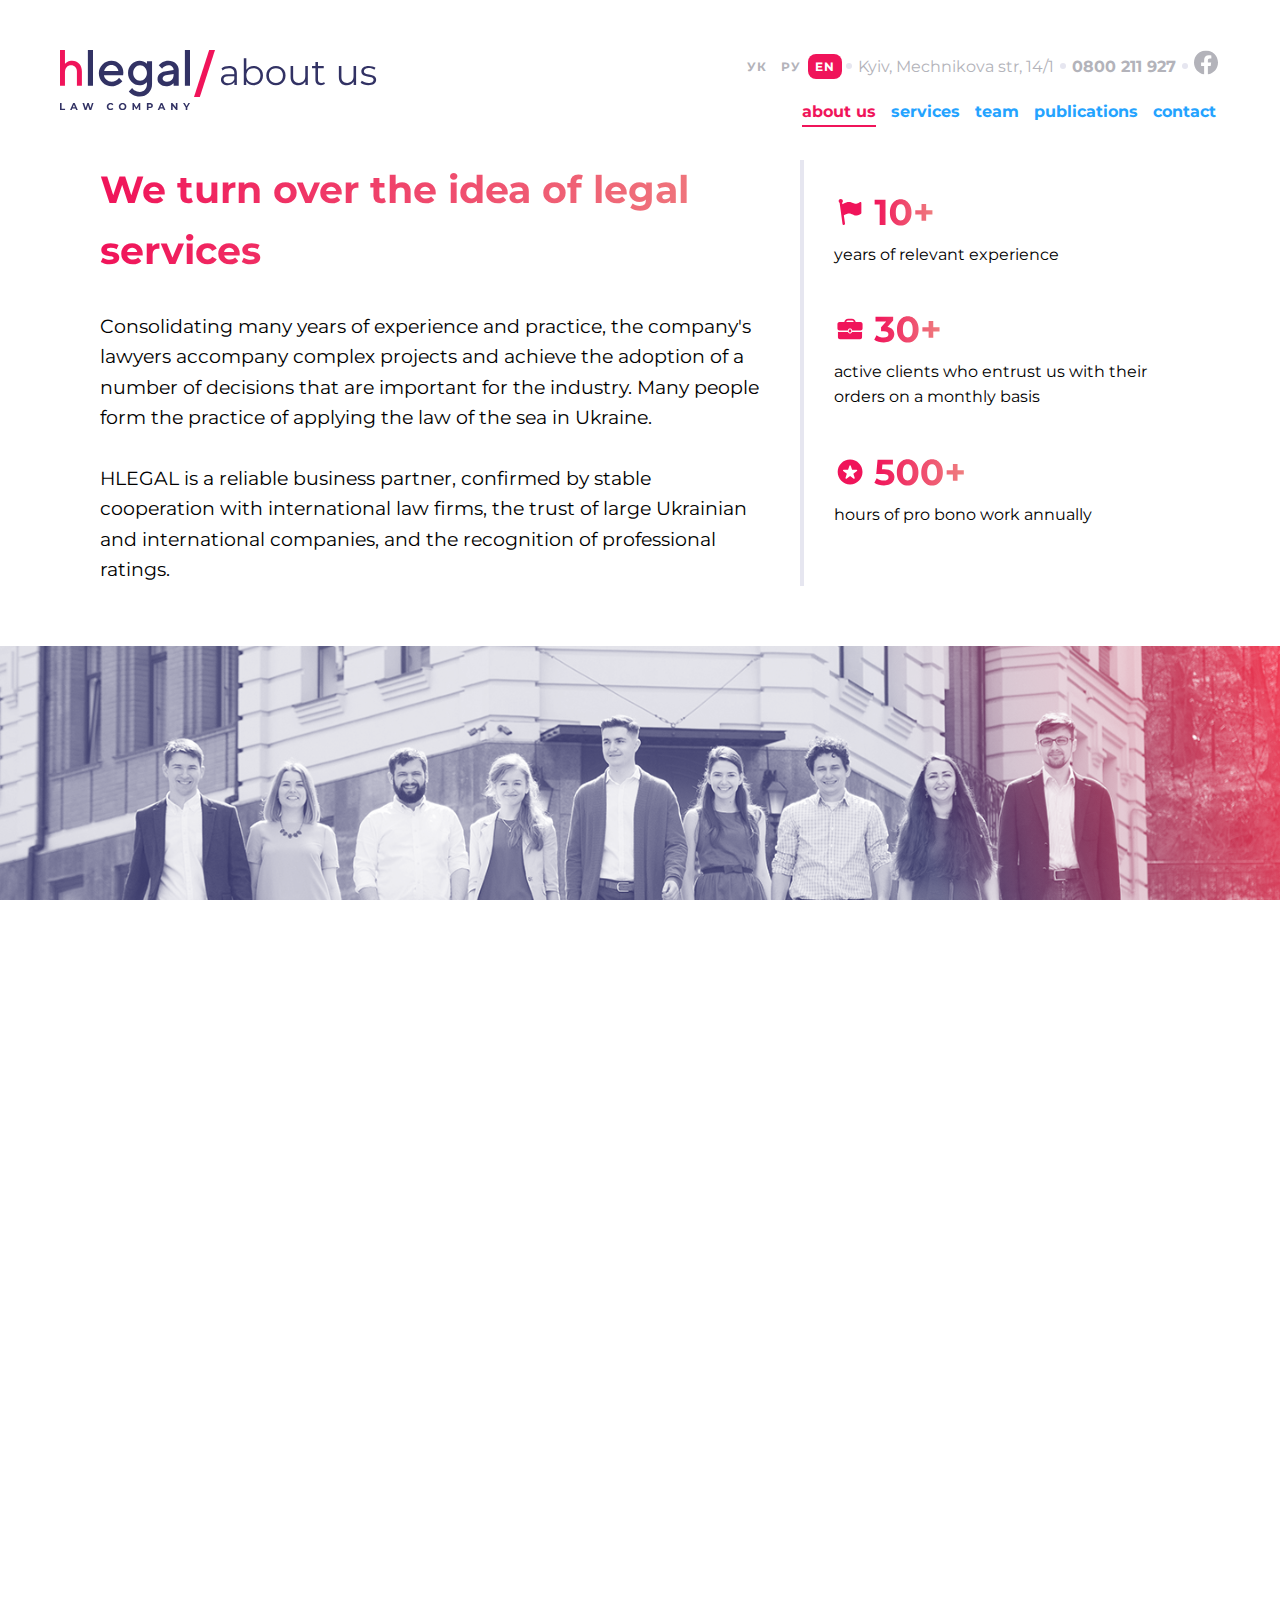
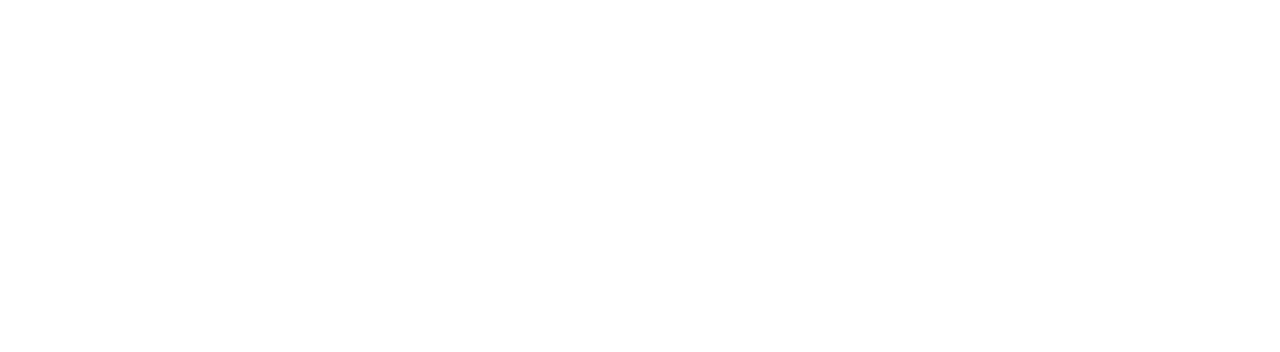
<file: page/about-us.html>
<!DOCTYPE html>
<html lang="en" lang="uk" lang="ru">
  <head>
    <meta charset="UTF-8" />
    <meta name="viewport" content="width=device-width, initial-scale=1.0" />
    <link
      rel="icon"
      href="../images/other/logo-website.png"
      type="image/x-icon"
    />
    <link rel="stylesheet" href="../css/about-us.css" />
    <title>About Us page</title>
  </head>
  <body>
    <div class="wrapper">
      <div class="phone-menu">
        <div class="phone-menu__fon">
          <div class="phone-menu__body">
            <img
              src="../images/main/services__it_and_e-commerce/cross.svg"
              alt="cross"
              class="phone-menu__cross"
            />
            <div class="phone-menu__button">
              <a
                href="../page/about-us.html"
                class="lang phone-menu_link phone-menu_link_red"
                key="about"
                >about us</a
              >
              <a
                href="../page/services.html"
                class="lang phone-menu_link"
                key="services"
                >services</a
              >
              <a href="/page/team.html" class="lang phone-menu_link" key="team"
                >team</a
              >
              <a
                href="../page/publications.html"
                class="lang phone-menu_link"
                key="publications"
                >publications</a
              >
              <a
                href="../page/contact.html"
                class="lang phone-menu_link"
                key="contact"
                >contact</a
              >
            </div>
          </div>
        </div>
      </div>
      <header class="header">
        <div class="header__body _container">
          <div class="header__logo">
            <a href="../index.html">
              <img
                src="../images/Other/logo-about-us.svg"
                alt="logo"
                class="logo"
              />
            </a>
            <svg
              class="burger"
              width="32"
              height="33"
              viewBox="0 0 32 33"
              fill="none"
              xmlns="http://www.w3.org/2000/svg"
            >
              <path d="M7 10.5H25" stroke="#323264" stroke-width="2" />
              <path d="M7 16.5H25" stroke="#323264" stroke-width="2" />
              <path d="M7 22.5H25" stroke="#323264" stroke-width="2" />
            </svg>
          </div>
          <div class="header__info">
            <div class="header__top">
              <div class="lang-button">
                <label class="lang-uk">
                  <input type="radio" name="lang" id="ua" class="translate" />
                  <span class="span-grey">УК</span>
                </label>
                <label class="lang-ru">
                  <input type="radio" name="lang" id="ru" class="translate" />
                  <span class="span-grey">РУ</span>
                </label>
                <label class="lang-en">
                  <input
                    type="radio"
                    name="lang"
                    id="en"
                    class="translate"
                    checked
                  />
                  <span class="span-grey">EN</span>
                </label>
              </div>
              <div class="dot dot-color__white"></div>
              <a
                href="https://www.google.com/maps/place/%D1%83%D0%BB.+%D0%9C%D0%B5%D1%87%D0%BD%D0%B8%D0%BA%D0%BE%D0%B2%D0%B0,+14%2F1,+%D0%9A%D0%B8%D0%B5%D0%B2,+02000/@50.4368087,30.531439,17z/data=!4m6!3m5!1s0x40d4cf07295b8e39:0x17b2112e2dc0e7a!8m2!3d50.436795!4d30.532705!16s%2Fg%2F11c5mrd800?entry=ttu"
                target="_blank"
                class="grey-color header__email"
              >
                Kyiv, Mechnikova str, 14/1</a
              >
              <div class="dot dot-color__white"></div>
              <a href="tel:+380800 211 927" class="grey-color header__phone"
                >0800 211 927</a
              >
              <div class="dot dot-color__white"></div>
              <a
                href="https://uk-ua.facebook.com"
                target="_blank"
                class="header__facebook facebook-grey"
              >
                <svg
                  width="24"
                  height="25"
                  viewBox="0 0 24 25"
                  fill="none"
                  xmlns="http://www.w3.org/2000/svg"
                >
                  <g clip-path="url(#clip0_126271_1097)">
                    <path
                      d="M24 12.5733C24 5.90541 18.6274 0.5 12 0.5C5.37258 0.5 0 5.90541 0 12.5733C0 18.5995 4.38823 23.5943 10.125 24.5V16.0633H7.07813V12.5733H10.125V9.91343C10.125 6.88755 11.9165 5.21615 14.6576 5.21615C15.9705 5.21615 17.3438 5.45195 17.3438 5.45195V8.42313H15.8306C14.3399 8.42313 13.875 9.35379 13.875 10.3086V12.5733H17.2031L16.6711 16.0633H13.875V24.5C19.6118 23.5943 24 18.5995 24 12.5733Z"
                      fill="white"
                    />
                  </g>
                  <defs>
                    <clipPath id="clip0_126271_1097">
                      <rect
                        width="24"
                        height="24"
                        fill="white"
                        transform="translate(0 0.5)"
                      />
                    </clipPath>
                  </defs>
                </svg>
              </a>
            </div>
            <div class="header__bottom">
              <div class="header__link">
                <a
                  href="../page/about-us.html"
                  key="about"
                  class="lang link-active"
                  >about us</a
                >
                <a
                  href="../page/services.html"
                  key="services"
                  class="lang link-blue"
                  >services</a
                >
                <a href="../page/team.html" key="team" class="lang link-blue"
                  >team</a
                >
                <a
                  href="../page/publications.html"
                  key="publications"
                  class="lang link-blue"
                  >publications</a
                >
                <a
                  href="../page/contact.html"
                  key="contact"
                  class="lang link-blue"
                  >contact</a
                >
              </div>
            </div>
          </div>
        </div>
      </header>
      <main class="main">
        <div class="main__body">
          <div class="legal-services">
            <div class="legal-services__body _container-2">
              <div class="legal-services__section-1">
                <h2 class="lang section-1__title" key="section_1__title">
                  We turn over the idea of legal services
                </h2>
                <p class="lang section-1__text" key="section_1__text">
                  Consolidating many years of experience and practice, the
                  company's lawyers accompany complex projects and achieve the
                  adoption of a number of decisions that are important for the
                  industry. Many people form the practice of applying the law of
                  the sea in Ukraine.
                  <br />
                  <br />
                  HLEGAL is a reliable business partner, confirmed by stable
                  cooperation with international law firms, the trust of large
                  Ukrainian and international companies, and the recognition of
                  professional ratings.
                </p>
              </div>
              <div class="legal-services__section-2">
                <div class="box-flag legal-services__section-2-box">
                  <img
                    src="../images/main/legal-services/flag.svg"
                    alt="flag"
                  />
                  <p class="lang" key="flag_text">
                    years of relevant experience
                  </p>
                </div>
                <div class="box-case">
                  <img
                    src="../images/main/legal-services/case.svg"
                    alt="case"
                  />
                  <p class="lang" key="case_text">
                    active clients who entrust us with their orders on a monthly
                    basis
                  </p>
                </div>
                <div class="box-star">
                  <img
                    src="../images/main/legal-services/star.svg"
                    alt="case"
                  />
                  <p class="lang" key="star_text">
                    hours of pro bono work annually
                  </p>
                </div>
              </div>
            </div>
          </div>
          <div class="team-fon">
            <img src="../images/main/team.svg" alt="team-fon" />
            <div class="team-fon__title">
              <h1 class="lang team-fon__title-h1" key="team_title">TEAM</h1>
            </div>
          </div>
          <div class="quality">
            <div class="quality__body _container-2">
              <div class="quality__section-1">
                <p class="lang section-1__text" key="section__text">
                  The historically unchanged legal profession has begun to
                  reformat in recent years. Clients are feeling this, but law
                  firms are still resisting evolution. Clients need convenience,
                  simplicity, transparent payment. Google, IBM WatsOn, Symantec
                  Clearwell prove that the technological revolution in legal
                  services has begun and is imminent. <br /><br />Quality is
                  what we care about the most.<br /><br />It's simple. If you
                  are unhappy with our work, we will refund your money. We trust
                  our clients. And we want our clients to trust us too.
                </p>
              </div>
              <div class="quality__section-2">
                <h2 class="lang section-2__title" key="section__title">
                  Quality is what we care about the most.
                </h2>
              </div>
            </div>
          </div>
          <div class="achievements">
            <div class="achievements__body _container">
              <h2 class="lang achievements__title" key="achievements">
                achievements
              </h2>
              <div class="achievements-slider">
                <div class="slider__item">
                  <a class="achievements_link-box" href="#">
                    <img src="../images/main/achievementes/achievment-1.svg" />
                  </a>
                </div>
                <div class="slider__item">
                  <a class="achievements_link-box" href="#">
                    <img src="../images/main/achievementes/achievment-2.svg" />
                  </a>
                </div>
                <div class="slider__item">
                  <a class="achievements_link-box" href="#">
                    <img src="../images/main/achievementes/achievment-3.svg" />
                  </a>
                </div>
                <div class="slider__item">
                  <a class="achievements_link-box" href="#">
                    <img src="../images/main/achievementes/achievment-4.svg" />
                  </a>
                </div>
                <div class="slider__item">
                  <a class="achievements_link-box" href="#">
                    <img src="../images/main/achievementes/achievment-2.svg" />
                  </a>
                </div>
                <div class="slider__item">
                  <a class="achievements_link-box" href="#">
                    <img src="../images/main/achievementes/achievment-4.svg" />
                  </a>
                </div>
                <div class="slider__item">
                  <a class="achievements_link-box" href="#">
                    <img src="../images/main/achievementes/achievment-1.svg" />
                  </a>
                </div>
                <div class="slider__item">
                  <a class="achievements_link-box" href="#">
                    <img src="../images/main/achievementes/achievment-3.svg" />
                  </a>
                </div>
                <div class="slider__item">
                  <a class="achievements_link-box" href="#">
                    <img src="../images/main/achievementes/achievment-1.svg" />
                  </a>
                </div>
                <div class="slider__item">
                  <a class="achievements_link-box" href="#">
                    <img src="../images/main/achievementes/achievment-4.svg" />
                  </a>
                </div>
                <div class="slider__item">
                  <a class="achievements_link-box" href="#">
                    <img src="../images/main/achievementes/achievment-2.svg" />
                  </a>
                </div>
                <div class="slider__item">
                  <a class="achievements_link-box" href="#">
                    <img src="../images/main/achievementes/achievment-3.svg" />
                  </a>
                </div>
              </div>
            </div>
          </div>
        </div>
      </main>
      <footer class="footer">
        <div class="footer__body _container">
          <div class="footer__line"></div>
          <div class="footer__section">
            <div class="footer__left">
              <div class="footer__top">
                <a
                  href="https://www.google.com/maps/place/%D1%83%D0%BB.+%D0%9C%D0%B5%D1%87%D0%BD%D0%B8%D0%BA%D0%BE%D0%B2%D0%B0,+14%2F1,+%D0%9A%D0%B8%D0%B5%D0%B2,+02000/@50.4368087,30.531439,17z/data=!4m6!3m5!1s0x40d4cf07295b8e39:0x17b2112e2dc0e7a!8m2!3d50.436795!4d30.532705!16s%2Fg%2F11c5mrd800?entry=ttu"
                  target="_blank"
                  class="eggplant-color"
                >
                  Kyiv, Mechnikova str, 14/1
                </a>
                <div class="dot dot-color__grey footer__dot"></div>
                <a
                  href="https://www.google.com/maps/place/%D1%83%D0%BB.+%D0%9C%D0%B5%D1%87%D0%BD%D0%B8%D0%BA%D0%BE%D0%B2%D0%B0,+14%2F1,+%D0%9A%D0%B8%D0%B5%D0%B2,+02000/@50.4368087,30.531439,17z/data=!4m6!3m5!1s0x40d4cf07295b8e39:0x17b2112e2dc0e7a!8m2!3d50.436795!4d30.532705!16s%2Fg%2F11c5mrd800?entry=ttu"
                  class="lang on-map-button"
                  key="map"
                  target="_blank"
                  >ON MAP</a
                >
              </div>
              <div class="footer__bottom">
                <a
                  href="https://uk-ua.facebook.com"
                  target="_blank"
                  class="facebook"
                >
                  <svg
                    width="38"
                    height="38"
                    viewBox="0 0 24 25"
                    fill="none"
                    xmlns="http://www.w3.org/2000/svg"
                  >
                    <g clip-path="url(#clip0_126271_1097)">
                      <path
                        d="M24 12.5733C24 5.90541 18.6274 0.5 12 0.5C5.37258 0.5 0 5.90541 0 12.5733C0 18.5995 4.38823 23.5943 10.125 24.5V16.0633H7.07813V12.5733H10.125V9.91343C10.125 6.88755 11.9165 5.21615 14.6576 5.21615C15.9705 5.21615 17.3438 5.45195 17.3438 5.45195V8.42313H15.8306C14.3399 8.42313 13.875 9.35379 13.875 10.3086V12.5733H17.2031L16.6711 16.0633H13.875V24.5C19.6118 23.5943 24 18.5995 24 12.5733Z"
                        fill="rgba(36, 163, 255, 1)"
                      />
                    </g>
                    <defs>
                      <clipPath id="clip0_126271_1097">
                        <rect
                          width="38"
                          height="38"
                          fill="white"
                          transform="translate(0 0.5)"
                        />
                      </clipPath>
                    </defs>
                  </svg>
                </a>
                <div class="dot dot-color__grey footer__dot"></div>
                <a
                  href="tel:+380800 211 927"
                  class="eggplant-color header__phone"
                  >0800 211 927</a
                >
                <div class="dot dot-color__grey footer__dot"></div>
                <a href="mailto:contact@forstudy.space" class="footer__email"
                  >contact@forstudy.space</a
                >
              </div>
            </div>
            <div class="footer__right">
              <p>© 2021 HLEGAL Law company, LLC</p>
            </div>
          </div>
        </div>
      </footer>
    </div>
    <script src="https://code.jquery.com/jquery-3.7.1.min.js"></script>
    <script src="../js/slick.min.js"></script>
    <script src="../js/translator.js"></script>
    <script src="../js/phone-menu.js"></script>
    <script src="../js/main.js"></script>
  </body>
</html>
</file>
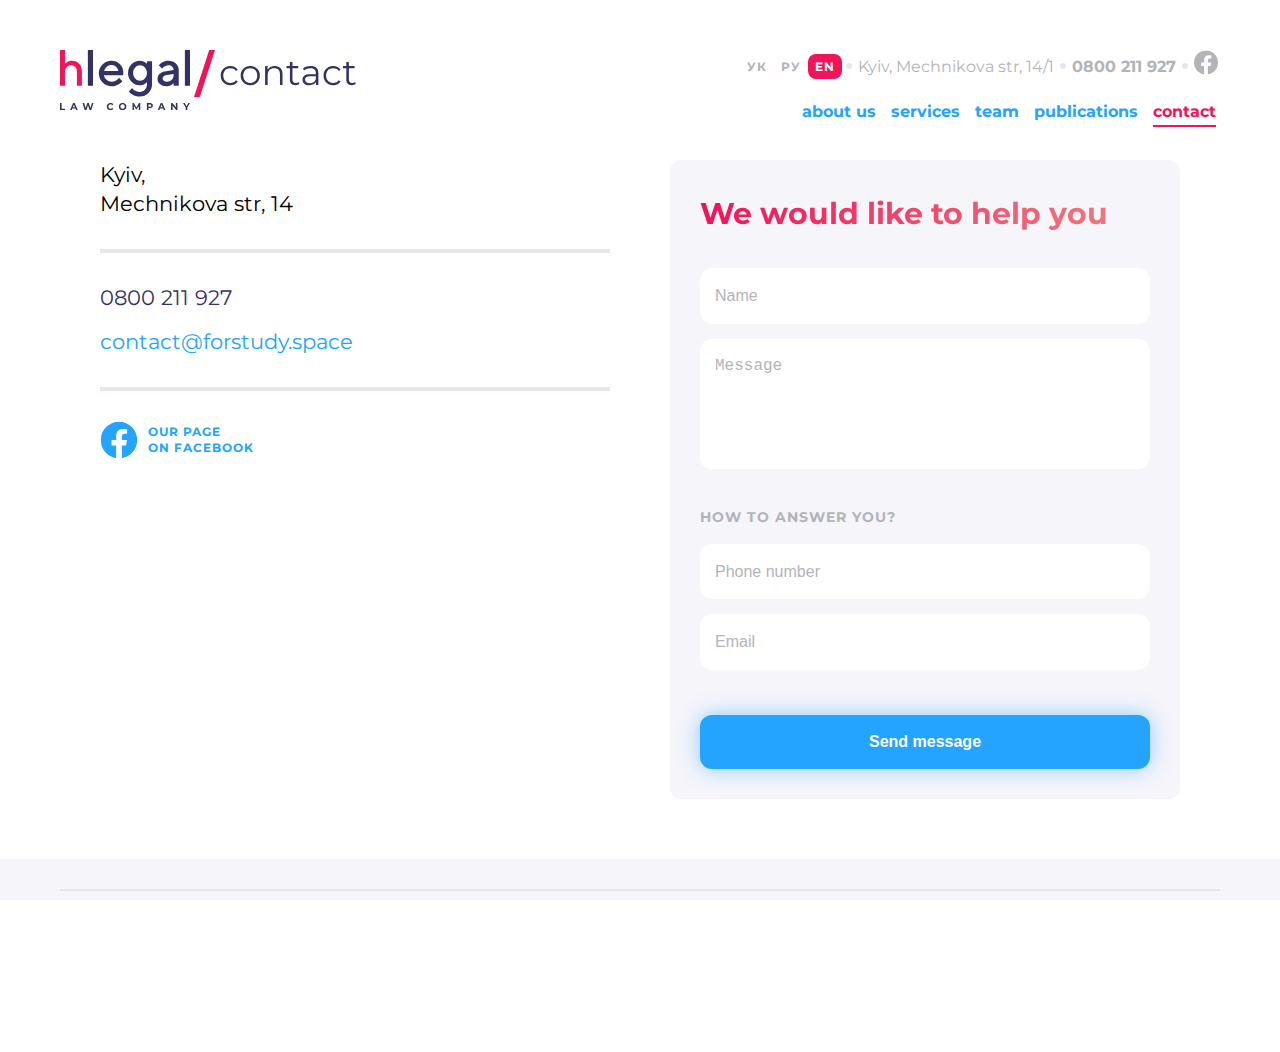
<file: page/contact.html>
<!DOCTYPE html>
<html lang="en" lang="uk" lang="ru">
  <head>
    <meta charset="UTF-8" />
    <meta name="viewport" content="width=device-width, initial-scale=1.0" />
    <link
      rel="icon"
      href="../images/other/logo-website.png"
      type="image/x-icon"
    />
    <link rel="stylesheet" href="../css/contact.css" />
    <title>Contact page</title>
  </head>
  <body>
    <div class="wrapper">
      <div class="phone-menu">
        <div class="phone-menu__fon">
          <div class="phone-menu__body">
            <img
              src="../images/main/services__it_and_e-commerce/cross.svg"
              alt="cross"
              class="phone-menu__cross"
            />
            <div class="phone-menu__button">
              <a
                href="../page/about-us.html"
                class="lang phone-menu_link"
                key="about"
                >about us</a
              >
              <a
                href="../page/services.html"
                class="lang phone-menu_link"
                key="services"
                >services</a
              >
              <a
                href="../page/team.html"
                class="lang phone-menu_link"
                key="team"
                >team</a
              >
              <a
                href="../page/publications.html"
                class="lang phone-menu_link"
                key="publications"
                >publications</a
              >
              <a
                href="../page/contact.html"
                class="lang phone-menu_link phone-menu_link_red"
                key="contact"
                >contact</a
              >
            </div>
          </div>
        </div>
      </div>
      <header class="header">
        <div class="header__body _container">
          <div class="header__logo">
            <a href="../index.html">
              <img
                src="../images/Other/logo-contact.svg"
                alt="logo"
                class="logo"
              />
            </a>
            <svg
              class="burger"
              width="32"
              height="33"
              viewBox="0 0 32 33"
              fill="none"
              xmlns="http://www.w3.org/2000/svg"
            >
              <path d="M7 10.5H25" stroke="#323264" stroke-width="2" />
              <path d="M7 16.5H25" stroke="#323264" stroke-width="2" />
              <path d="M7 22.5H25" stroke="#323264" stroke-width="2" />
            </svg>
          </div>
          <div class="header__info">
            <div class="header__top">
              <div class="lang-button">
                <label class="lang-uk">
                  <input type="radio" name="lang" id="ua" class="translate" />
                  <span class="span-grey">УК</span>
                </label>
                <label class="lang-ru">
                  <input type="radio" name="lang" id="ru" class="translate" />
                  <span class="span-grey">РУ</span>
                </label>
                <label class="lang-en">
                  <input
                    type="radio"
                    name="lang"
                    id="en"
                    class="translate"
                    checked
                  />
                  <span class="span-grey">EN</span>
                </label>
              </div>
              <div class="dot dot-color__white"></div>
              <a
                href="https://www.google.com/maps/place/%D1%83%D0%BB.+%D0%9C%D0%B5%D1%87%D0%BD%D0%B8%D0%BA%D0%BE%D0%B2%D0%B0,+14%2F1,+%D0%9A%D0%B8%D0%B5%D0%B2,+02000/@50.4368087,30.531439,17z/data=!4m6!3m5!1s0x40d4cf07295b8e39:0x17b2112e2dc0e7a!8m2!3d50.436795!4d30.532705!16s%2Fg%2F11c5mrd800?entry=ttu"
                target="_blank"
                class="grey-color header__email"
              >
                Kyiv, Mechnikova str, 14/1</a
              >
              <div class="dot dot-color__white"></div>
              <a href="tel:+380800 211 927" class="grey-color header__phone"
                >0800 211 927</a
              >
              <div class="dot dot-color__white"></div>
              <a
                href="https://uk-ua.facebook.com"
                target="_blank"
                class="header__facebook facebook-grey"
              >
                <svg
                  width="24"
                  height="25"
                  viewBox="0 0 24 25"
                  fill="none"
                  xmlns="http://www.w3.org/2000/svg"
                >
                  <g clip-path="url(#clip0_126271_1097)">
                    <path
                      d="M24 12.5733C24 5.90541 18.6274 0.5 12 0.5C5.37258 0.5 0 5.90541 0 12.5733C0 18.5995 4.38823 23.5943 10.125 24.5V16.0633H7.07813V12.5733H10.125V9.91343C10.125 6.88755 11.9165 5.21615 14.6576 5.21615C15.9705 5.21615 17.3438 5.45195 17.3438 5.45195V8.42313H15.8306C14.3399 8.42313 13.875 9.35379 13.875 10.3086V12.5733H17.2031L16.6711 16.0633H13.875V24.5C19.6118 23.5943 24 18.5995 24 12.5733Z"
                      fill="white"
                    />
                  </g>
                  <defs>
                    <clipPath id="clip0_126271_1097">
                      <rect
                        width="24"
                        height="24"
                        fill="white"
                        transform="translate(0 0.5)"
                      />
                    </clipPath>
                  </defs>
                </svg>
              </a>
            </div>
            <div class="header__bottom">
              <div class="header__link">
                <a
                  href="../page/about-us.html"
                  key="about"
                  class="lang link-blue"
                  >about us</a
                >
                <a
                  href="../page/services.html"
                  key="services"
                  class="lang link-blue"
                  >services</a
                >
                <a href="../page/team.html" key="team" class="lang link-blue"
                  >team</a
                >
                <a
                  href="../page/publications.html"
                  key="publications"
                  class="lang link-blue"
                  >publications</a
                >
                <a
                  href="../page/contact.html"
                  key="contact"
                  class="lang link-active"
                  >contact</a
                >
              </div>
            </div>
          </div>
        </div>
      </header>
      <main class="main">
        <div class="main__body _container-2">
          <div class="main__section-1">
            <a
              href="https://www.google.com/maps/place/%D1%83%D0%BB.+%D0%9C%D0%B5%D1%87%D0%BD%D0%B8%D0%BA%D0%BE%D0%B2%D0%B0,+14%2F1,+%D0%9A%D0%B8%D0%B5%D0%B2,+02000/@50.4368087,30.531439,17z/data=!4m6!3m5!1s0x40d4cf07295b8e39:0x17b2112e2dc0e7a!8m2!3d50.436795!4d30.532705!16s%2Fg%2F11c5mrd800?entry=ttu"
              target="_blank"
              >Kyiv,<br />
              Mechnikova str, 14</a
            >
            <div class="main-line"></div>
            <a href="tel:+380 800 211 927" class="main__phone">0800 211 927</a>
            <a href="mailto:contact@forstudy.space" class="main__email"
              >contact@forstudy.space</a
            >
            <div class="main-line"></div>
            <a
              href="https://uk-ua.facebook.com"
              target="_blank"
              class="main__facebook"
            >
              <svg
                width="38"
                height="38"
                viewBox="0 0 24 25"
                fill="none"
                xmlns="http://www.w3.org/2000/svg"
              >
                <g clip-path="url(#clip0_126271_1097)">
                  <path
                    d="M24 12.5733C24 5.90541 18.6274 0.5 12 0.5C5.37258 0.5 0 5.90541 0 12.5733C0 18.5995 4.38823 23.5943 10.125 24.5V16.0633H7.07813V12.5733H10.125V9.91343C10.125 6.88755 11.9165 5.21615 14.6576 5.21615C15.9705 5.21615 17.3438 5.45195 17.3438 5.45195V8.42313H15.8306C14.3399 8.42313 13.875 9.35379 13.875 10.3086V12.5733H17.2031L16.6711 16.0633H13.875V24.5C19.6118 23.5943 24 18.5995 24 12.5733Z"
                    fill="rgba(36, 163, 255, 1)"
                  />
                </g>
                <defs>
                  <clipPath id="clip0_126271_1097">
                    <rect
                      width="38"
                      height="38"
                      fill="white"
                      transform="translate(0 0.5)"
                    />
                  </clipPath>
                </defs>
              </svg>
              <p>
                Our page<br />
                on facebook
              </p>
            </a>
          </div>
          <div class="main__section-2">
            <h2 class="lang section-2__title" key="section_2__title">
              We would like to help you
            </h2>
            <form action="https://fom.in.ua/echo" method="post">
              <input
                type="text"
                name="name"
                placeholder="Name"
                class="lang"
                key="name"
              />
              <textarea placeholder="Message"></textarea>
              <h3 class="lang section-2__title_2" key="section_2__title_2">
                How to answer you?
              </h3>
              <input type="number" name="number" placeholder="Phone number" />
              <input type="email" name="email" placeholder="Email" />
              <button
                type="submit"
                class="lang main__button"
                key="main__button"
              >
                Send message
              </button>
            </form>
          </div>
        </div>
      </main>
      <footer class="footer">
        <div class="footer__body _container">
          <div class="footer__line"></div>
          <div class="footer__section">
            <div class="footer__left">
              <div class="footer__top">
                <a
                  href="https://www.google.com/maps/place/%D1%83%D0%BB.+%D0%9C%D0%B5%D1%87%D0%BD%D0%B8%D0%BA%D0%BE%D0%B2%D0%B0,+14%2F1,+%D0%9A%D0%B8%D0%B5%D0%B2,+02000/@50.4368087,30.531439,17z/data=!4m6!3m5!1s0x40d4cf07295b8e39:0x17b2112e2dc0e7a!8m2!3d50.436795!4d30.532705!16s%2Fg%2F11c5mrd800?entry=ttu"
                  target="_blank"
                  class="eggplant-color"
                >
                  Kyiv, Mechnikova str, 14/1
                </a>
                <div class="dot dot-color__grey footer__dot"></div>
                <a
                  href="https://www.google.com/maps/place/%D1%83%D0%BB.+%D0%9C%D0%B5%D1%87%D0%BD%D0%B8%D0%BA%D0%BE%D0%B2%D0%B0,+14%2F1,+%D0%9A%D0%B8%D0%B5%D0%B2,+02000/@50.4368087,30.531439,17z/data=!4m6!3m5!1s0x40d4cf07295b8e39:0x17b2112e2dc0e7a!8m2!3d50.436795!4d30.532705!16s%2Fg%2F11c5mrd800?entry=ttu"
                  class="lang on-map-button"
                  key="map"
                  target="_blank"
                  >ON MAP</a
                >
              </div>
              <div class="footer__bottom">
                <a
                  href="https://uk-ua.facebook.com"
                  target="_blank"
                  class="facebook"
                >
                  <svg
                    width="38"
                    height="38"
                    viewBox="0 0 24 25"
                    fill="none"
                    xmlns="http://www.w3.org/2000/svg"
                  >
                    <g clip-path="url(#clip0_126271_1097)">
                      <path
                        d="M24 12.5733C24 5.90541 18.6274 0.5 12 0.5C5.37258 0.5 0 5.90541 0 12.5733C0 18.5995 4.38823 23.5943 10.125 24.5V16.0633H7.07813V12.5733H10.125V9.91343C10.125 6.88755 11.9165 5.21615 14.6576 5.21615C15.9705 5.21615 17.3438 5.45195 17.3438 5.45195V8.42313H15.8306C14.3399 8.42313 13.875 9.35379 13.875 10.3086V12.5733H17.2031L16.6711 16.0633H13.875V24.5C19.6118 23.5943 24 18.5995 24 12.5733Z"
                        fill="rgba(36, 163, 255, 1)"
                      />
                    </g>
                    <defs>
                      <clipPath id="clip0_126271_1097">
                        <rect
                          width="38"
                          height="38"
                          fill="white"
                          transform="translate(0 0.5)"
                        />
                      </clipPath>
                    </defs>
                  </svg>
                </a>
                <div class="dot dot-color__grey footer__dot"></div>
                <a
                  href="tel:+380800 211 927"
                  class="eggplant-color header__phone"
                  >0800 211 927</a
                >
                <div class="dot dot-color__grey footer__dot"></div>
                <a href="mailto:contact@forstudy.space" class="footer__email"
                  >contact@forstudy.space</a
                >
              </div>
            </div>
            <div class="footer__right">
              <p>© 2021 HLEGAL Law company, LLC</p>
            </div>
          </div>
        </div>
      </footer>
    </div>
    <script src="https://code.jquery.com/jquery-3.7.1.min.js"></script>
    <script src="../js/slick.min.js"></script>
    <script src="../js/translator.js"></script>
    <script src="../js/phone-menu.js"></script>
    <script src="../js/main.js"></script>
  </body>
</html>
</file>
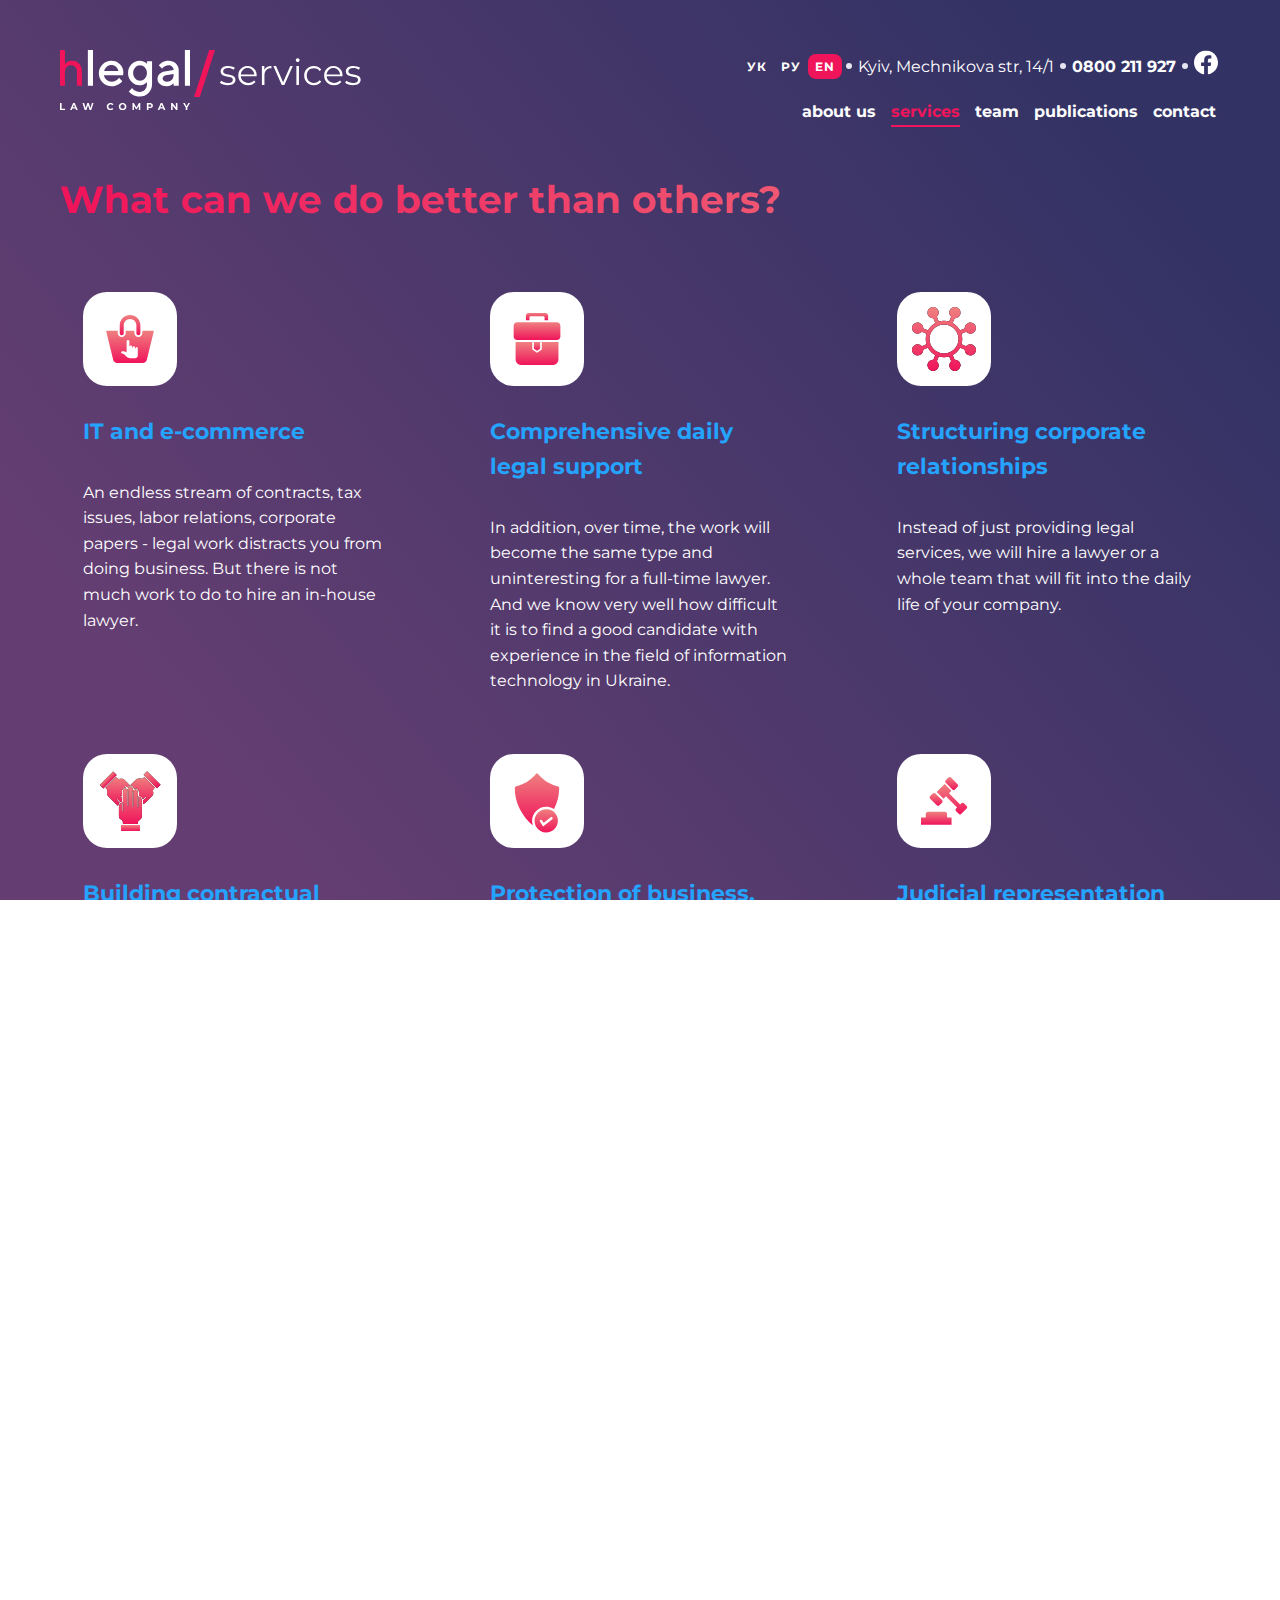
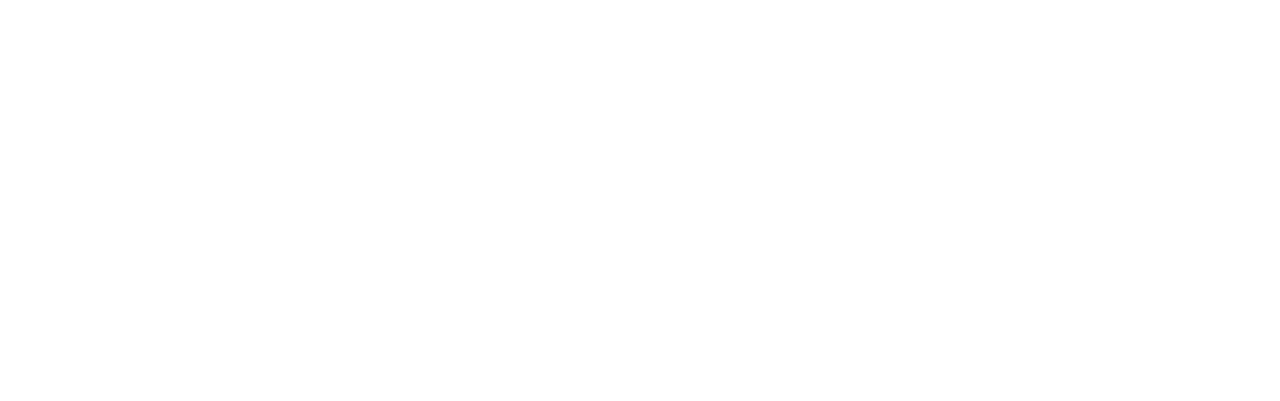
<file: page/services.html>
<!DOCTYPE html>
<html lang="en" lang="uk" lang="ru">
  <head>
    <meta charset="UTF-8" />
    <meta name="viewport" content="width=device-width, initial-scale=1.0" />
    <link
      rel="icon"
      href="../images/other/logo-website.png"
      type="image/x-icon"
    />
    <link rel="stylesheet" href="../css/services.css" />
    <title>Services page</title>
  </head>
  <body>
    <div class="wrapper">
      <div class="phone-menu">
        <div class="phone-menu__fon">
          <div class="phone-menu__body">
            <img
              src="../images/main/services__it_and_e-commerce/cross.svg"
              alt="cross"
              class="phone-menu__cross"
            />
            <div class="phone-menu__button">
              <a
                href="../page/about-us.html"
                class="lang phone-menu_link"
                key="about"
                >about us</a
              >
              <a
                href="../page/services.html"
                class="lang phone-menu_link_red phone-menu_link"
                key="services"
                >services</a
              >
              <a href="page/team.html" class="lang phone-menu_link" key="team"
                >team</a
              >
              <a
                href="../page/publications.html"
                class="lang phone-menu_link"
                key="publications"
                >publications</a
              >
              <a
                href="../page/contact.html"
                class="lang phone-menu_link"
                key="contact"
                >contact</a
              >
            </div>
          </div>
        </div>
      </div>
      <header class="header">
        <div class="header__body _container">
          <div class="header__logo">
            <a href="../index.html">
              <img
                src="../images/Other/logo-services.svg"
                alt="logo"
                class="logo"
              />
            </a>
            <svg
              class="burger"
              width="32"
              height="33"
              viewBox="0 0 32 33"
              fill="none"
              xmlns="http://www.w3.org/2000/svg"
            >
              <path d="M7 10.5H25" stroke="white" stroke-width="2" />
              <path d="M7 16.5H25" stroke="white" stroke-width="2" />
              <path d="M7 22.5H25" stroke="white" stroke-width="2" />
            </svg>
          </div>
          <div class="header__info">
            <div class="header__top">
              <div class="lang-button">
                <label class="lang-uk">
                  <input type="radio" name="lang" id="ua" class="translate" />
                  <span class="span-white">УК</span>
                </label>
                <label class="lang-ru">
                  <input type="radio" name="lang" id="ru" class="translate" />
                  <span class="span-white">РУ</span>
                </label>
                <label class="lang-en">
                  <input
                    type="radio"
                    name="lang"
                    id="en"
                    class="translate"
                    checked
                  />
                  <span class="span-white">EN</span>
                </label>
              </div>
              <div class="dot dot-color__white"></div>
              <a
                href="https://www.google.com/maps/place/%D1%83%D0%BB.+%D0%9C%D0%B5%D1%87%D0%BD%D0%B8%D0%BA%D0%BE%D0%B2%D0%B0,+14%2F1,+%D0%9A%D0%B8%D0%B5%D0%B2,+02000/@50.4368087,30.531439,17z/data=!4m6!3m5!1s0x40d4cf07295b8e39:0x17b2112e2dc0e7a!8m2!3d50.436795!4d30.532705!16s%2Fg%2F11c5mrd800?entry=ttu"
                target="_blank"
                class="white-color header__email"
              >
                Kyiv, Mechnikova str, 14/1</a
              >
              <div class="dot dot-color__white"></div>
              <a href="tel:+380800 211 927" class="white-color header__phone"
                >0800 211 927</a
              >
              <div class="dot dot-color__white"></div>
              <a
                href="https://uk-ua.facebook.com"
                target="_blank"
                class="header__facebook"
              >
                <svg
                  width="24"
                  height="25"
                  viewBox="0 0 24 25"
                  fill="none"
                  xmlns="http://www.w3.org/2000/svg"
                >
                  <g clip-path="url(#clip0_126271_1097)">
                    <path
                      d="M24 12.5733C24 5.90541 18.6274 0.5 12 0.5C5.37258 0.5 0 5.90541 0 12.5733C0 18.5995 4.38823 23.5943 10.125 24.5V16.0633H7.07813V12.5733H10.125V9.91343C10.125 6.88755 11.9165 5.21615 14.6576 5.21615C15.9705 5.21615 17.3438 5.45195 17.3438 5.45195V8.42313H15.8306C14.3399 8.42313 13.875 9.35379 13.875 10.3086V12.5733H17.2031L16.6711 16.0633H13.875V24.5C19.6118 23.5943 24 18.5995 24 12.5733Z"
                      fill="white"
                    />
                  </g>
                  <defs>
                    <clipPath id="clip0_126271_1097">
                      <rect
                        width="24"
                        height="24"
                        fill="white"
                        transform="translate(0 0.5)"
                      />
                    </clipPath>
                  </defs>
                </svg>
              </a>
            </div>
            <div class="header__bottom">
              <div class="header__link">
                <a
                  href="../page/about-us.html"
                  key="about"
                  class="lang link-white"
                  >about us</a
                >
                <a
                  href="../page/services.html"
                  key="services"
                  class="lang link-active"
                  >services</a
                >
                <a href="../page/team.html" key="team" class="lang link-white"
                  >team</a
                >
                <a
                  href="../page/publications.html"
                  key="publications"
                  class="lang link-white"
                  >publications</a
                >
                <a
                  href="../page/contact.html"
                  key="contact"
                  class="lang link-white"
                  >contact</a
                >
              </div>
            </div>
          </div>
        </div>
      </header>
      <main class="main">
        <div class="main__body">
          <div class="main__top">
            <div class="services">
              <div class="services__body _container">
                <h2 class="lang services__title" key="services__title">
                  What can we do better than others?
                </h2>
                <div class="services__cards">
                  <div class="services__card">
                    <a href="../page/it_and_e-commerce.html">
                      <img
                        src="../images/main/services/e-commerce.svg"
                        alt="e-commerce"
                      />
                      <h3 class="lang" key="services_card_title_1">
                        IT and e-commerce
                      </h3>
                      <p class="lang" key="services_card_text_1">
                        An endless stream of contracts, tax issues, labor
                        relations, corporate papers - legal work distracts you
                        from doing business. But there is not much work to do to
                        hire an in-house lawyer.
                      </p>
                    </a>
                  </div>
                  <div class="services__card">
                    <a href="#">
                      <img
                        src="../images/main/services/support.svg"
                        alt="e-commerce"
                      />
                      <h3 class="lang" key="services_card_title_2">
                        Comprehensive daily legal support
                      </h3>
                      <p class="lang" key="services_card_text_2">
                        In addition, over time, the work will become the same
                        type and uninteresting for a full-time lawyer. And we
                        know very well how difficult it is to find a good
                        candidate with experience in the field of information
                        technology in Ukraine.
                      </p>
                    </a>
                  </div>
                  <div class="services__card">
                    <a href="#">
                      <img
                        src="../images/main/services/group.svg"
                        alt="e-commerce"
                      />
                      <h3 class="lang" key="services_card_title_3">
                        Structuring corporate relationships
                      </h3>
                      <p class="lang" key="services_card_text_3">
                        Instead of just providing legal services, we will hire a
                        lawyer or a whole team that will fit into the daily life
                        of your company.
                      </p>
                    </a>
                  </div>
                  <div class="services__card">
                    <a href="#">
                      <img
                        src="../images/main/services/trust.svg"
                        alt="e-commerce"
                      />
                      <h3 class="lang" key="services_card_title_5">
                        Building contractual relations
                      </h3>
                      <p class="lang" key="services_card_text_4">
                        Once a week, or week after month, you have your own
                        lawyer by your side. Anyone in the company can catch it
                        at the coffee maker and just talk about current affairs
                        instead of waiting for update status.
                      </p>
                    </a>
                  </div>
                  <div class="services__card">
                    <a href="#">
                      <img
                        src="../images/main/services/protection.svg"
                        alt="e-commerce"
                      />
                      <h3 class="lang" key="services_card_title_5">
                        Protection of business, intellectual property
                      </h3>
                      <p class="lang" key="services_card_text_5">
                        And all the other time he will work on new diverse
                        projects, so he will definitely not stop in professional
                        development. One way or another, all Axon Partners will
                        work for you instead of a corporate lawyer.
                      </p>
                    </a>
                  </div>
                  <div class="services__card">
                    <a href="#">
                      <img
                        src="../images/main/services/hammer.svg"
                        alt="e-commerce"
                      />
                      <h3 class="lang" key="services_card_title_6">
                        Judicial representation
                      </h3>
                      <p class="lang" key="services_card_text_6">
                        Is it a small, medium-sized company or a market leader?
                        Local business or multinational company? Do you have
                        your own legal department or not?
                      </p>
                    </a>
                  </div>
                </div>
              </div>
            </div>
          </div>
          <div class="main__bottom">
            <img src="../images/main/shadow.svg" class="shadow" alt="shadow" />
            <div class="they-already-trust-us">
              <div class="they-already-trust-us__body">
                <h2
                  class="they-already-trust-us__h2 lang"
                  key="They_already_trust_us"
                >
                  They already trust us
                </h2>
                <div class="they-already-trust-us__line-2">
                  <div
                    class="img-box color-1 they-already-trust-us_line-2__left"
                  >
                    <img
                      src="../images/main/they-already-trust-us/hillel-logosvg.svg"
                      alt="Hillel"
                    />
                  </div>
                  <div
                    class="img-box color-2 they-already-trust-us_line-2__left"
                  >
                    <img
                      src="../images/main/they-already-trust-us/wannabiz-logo.svg"
                      alt="WannaBiz"
                      class="wannabiz"
                    />
                  </div>
                  <div
                    class="img-box color-3 they-already-trust-us_line-2__right"
                  >
                    <img
                      src="../images/main/they-already-trust-us/tapgerine-logo.svg"
                      alt="Tapgerine"
                    />
                  </div>
                  <div
                    class="img-box color-4 they-already-trust-us_line-2__right"
                  >
                    <img
                      src="../images/main/they-already-trust-us/3dlook-logo.svg"
                      alt="3D look"
                    />
                  </div>
                  <div
                    class="img-box color-5 they-already-trust-us_line-2__left"
                  >
                    <img
                      src="../images/main/they-already-trust-us/arangear-logo.svg"
                      alt="Aranger"
                    />
                  </div>
                  <div
                    class="img-box color-6 they-already-trust-us_line-2__left"
                  >
                    <img
                      src="../images/main/they-already-trust-us/adrelligent-logo.svg"
                      alt="adrelligent"
                    />
                  </div>
                </div>
                <div class="they-already-trust-us__line line-right">
                  <div class="img-box color-1">
                    <img
                      src="../images/main/they-already-trust-us/hillel-logosvg.svg"
                      alt="Hillel"
                    />
                  </div>
                  <div class="img-box color-2">
                    <img
                      src="../images/main/they-already-trust-us/wannabiz-logo.svg"
                      alt="WannaBiz"
                      class="wannabiz"
                    />
                  </div>
                  <div class="img-box color-3">
                    <img
                      src="../images/main/they-already-trust-us/tapgerine-logo.svg"
                      alt="Tapgerine"
                    />
                  </div>
                  <div class="img-box color-4">
                    <img
                      src="../images/main/they-already-trust-us/3dlook-logo.svg"
                      alt="3D look"
                    />
                  </div>
                </div>
                <div class="they-already-trust-us__line line-left">
                  <div class="img-box color-5">
                    <img
                      src="../images/main/they-already-trust-us/arangear-logo.svg"
                      alt="Aranger"
                    />
                  </div>
                  <div class="img-box color-6">
                    <img
                      src="../images/main/they-already-trust-us/adrelligent-logo.svg"
                      alt="adrelligent"
                    />
                  </div>
                  <div class="img-box color-7">
                    <img
                      src="../images/main/they-already-trust-us/clickky-logo.svg"
                      alt="clickky"
                    />
                  </div>
                  <div class="img-box color-8">
                    <img
                      src="../images/main/they-already-trust-us/eco-leasing-logo.svg"
                      alt="Eco Leasing"
                    />
                  </div>
                </div>
                <div class="they-already-trust-us__line line-right">
                  <div class="img-box color-9">
                    <img
                      src="../images/main/they-already-trust-us/infratek-logo.svg"
                      alt="Infratek"
                    />
                  </div>
                  <div class="img-box color-10">
                    <img
                      src="../images/main/they-already-trust-us/siti-park-logo.svg"
                      alt="Siti Park"
                    />
                  </div>
                  <div class="img-box color-11">
                    <img
                      src="../images/main/they-already-trust-us/art-print-logo.svg"
                      alt="Art Print"
                    />
                  </div>
                  <div class="img-box color-12">
                    <img
                      src="../images/main/they-already-trust-us/ultimate-logo.svg"
                      alt="Ultimate"
                      class="Ultimate"
                    />
                  </div>
                </div>
              </div>
            </div>
          </div>
        </div>
      </main>
      <footer class="footer">
        <div class="footer__body _container">
          <div class="footer__line"></div>
          <div class="footer__section">
            <div class="footer__left">
              <div class="footer__top">
                <a
                  href="https://www.google.com/maps/place/%D1%83%D0%BB.+%D0%9C%D0%B5%D1%87%D0%BD%D0%B8%D0%BA%D0%BE%D0%B2%D0%B0,+14%2F1,+%D0%9A%D0%B8%D0%B5%D0%B2,+02000/@50.4368087,30.531439,17z/data=!4m6!3m5!1s0x40d4cf07295b8e39:0x17b2112e2dc0e7a!8m2!3d50.436795!4d30.532705!16s%2Fg%2F11c5mrd800?entry=ttu"
                  target="_blank"
                  class="eggplant-color"
                >
                  Kyiv, Mechnikova str, 14/1
                </a>
                <div class="dot dot-color__grey footer__dot"></div>
                <a
                  href="https://www.google.com/maps/place/%D1%83%D0%BB.+%D0%9C%D0%B5%D1%87%D0%BD%D0%B8%D0%BA%D0%BE%D0%B2%D0%B0,+14%2F1,+%D0%9A%D0%B8%D0%B5%D0%B2,+02000/@50.4368087,30.531439,17z/data=!4m6!3m5!1s0x40d4cf07295b8e39:0x17b2112e2dc0e7a!8m2!3d50.436795!4d30.532705!16s%2Fg%2F11c5mrd800?entry=ttu"
                  class="lang on-map-button"
                  key="map"
                  target="_blank"
                  >ON MAP</a
                >
              </div>
              <div class="footer__bottom">
                <a
                  href="https://uk-ua.facebook.com"
                  target="_blank"
                  class="facebook"
                >
                  <svg
                    width="38"
                    height="38"
                    viewBox="0 0 24 25"
                    fill="none"
                    xmlns="http://www.w3.org/2000/svg"
                  >
                    <g clip-path="url(#clip0_126271_1097)">
                      <path
                        d="M24 12.5733C24 5.90541 18.6274 0.5 12 0.5C5.37258 0.5 0 5.90541 0 12.5733C0 18.5995 4.38823 23.5943 10.125 24.5V16.0633H7.07813V12.5733H10.125V9.91343C10.125 6.88755 11.9165 5.21615 14.6576 5.21615C15.9705 5.21615 17.3438 5.45195 17.3438 5.45195V8.42313H15.8306C14.3399 8.42313 13.875 9.35379 13.875 10.3086V12.5733H17.2031L16.6711 16.0633H13.875V24.5C19.6118 23.5943 24 18.5995 24 12.5733Z"
                        fill="rgba(36, 163, 255, 1)"
                      />
                    </g>
                    <defs>
                      <clipPath id="clip0_126271_1097">
                        <rect
                          width="38"
                          height="38"
                          fill="white"
                          transform="translate(0 0.5)"
                        />
                      </clipPath>
                    </defs>
                  </svg>
                </a>
                <div class="dot dot-color__grey footer__dot"></div>
                <a
                  href="tel:+380800 211 927"
                  class="eggplant-color header__phone"
                  >0800 211 927</a
                >
                <div class="dot dot-color__grey footer__dot"></div>
                <a href="mailto:contact@forstudy.space" class="footer__email"
                  >contact@forstudy.space</a
                >
              </div>
            </div>
            <div class="footer__right">
              <p>© 2021 HLEGAL Law company, LLC</p>
            </div>
          </div>
        </div>
      </footer>
    </div>
    <script src="https://code.jquery.com/jquery-3.7.1.min.js"></script>
    <script src="../js/slick.min.js"></script>
    <script src="../js/translator.js"></script>
    <script src="../js/phone-menu.js"></script>
    <script src="../js/main.js"></script>
  </body>
</html>
</file>
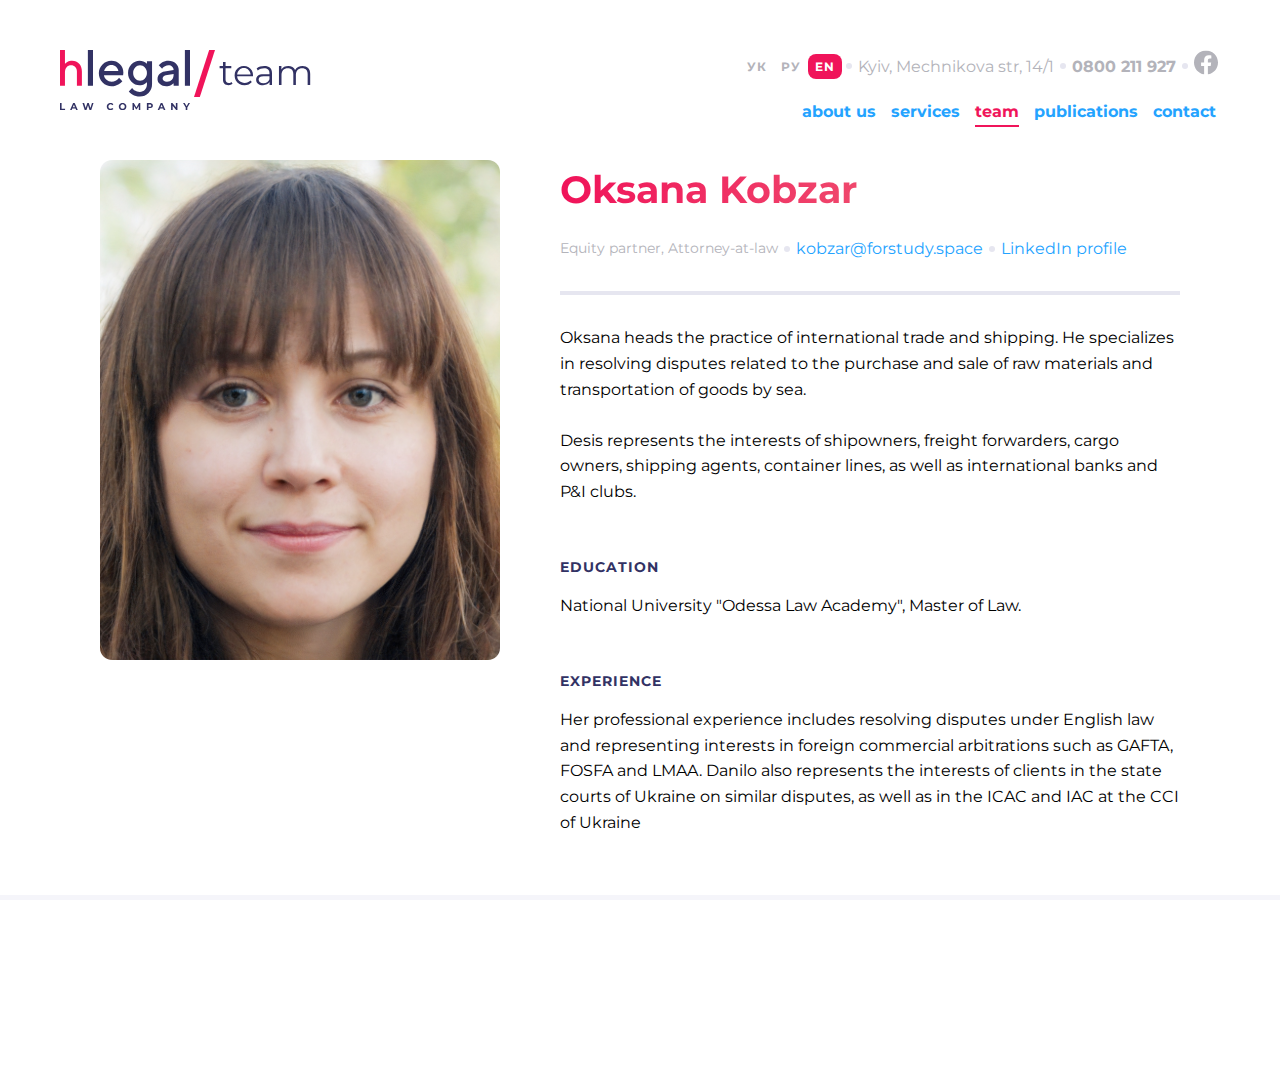
<file: page/team__oksana-kobzar.html>
<!DOCTYPE html>
<html lang="en" lang="uk" lang="ru">
  <head>
    <meta charset="UTF-8" />
    <meta name="viewport" content="width=device-width, initial-scale=1.0" />
    <link
      rel="icon"
      href="../images/other/logo-website.png"
      type="image/x-icon"
    />
    <link rel="stylesheet" href="../css/team__oksana-kobzar.css" />
    <title>Oksana Kobzar</title>
  </head>
  <body>
    <div class="wrapper">
      <div class="phone-menu">
        <div class="phone-menu__fon">
          <div class="phone-menu__body">
            <img
              src="../images/main/services__it_and_e-commerce/cross.svg"
              alt="cross"
              class="phone-menu__cross"
            />
            <div class="phone-menu__button">
              <a
                href="../page/about-us.html"
                class="lang phone-menu_link"
                key="about"
                >about us</a
              >
              <a
                href="../page/services.html"
                class="lang phone-menu_link"
                key="services"
                >services</a
              >
              <a
                href="../page/team.html"
                class="lang phone-menu_link phone-menu_link_red"
                key="team"
                >team</a
              >
              <a
                href="../page/publications.html"
                class="lang phone-menu_link"
                key="publications"
                >publications</a
              >
              <a
                href="../page/contact.html"
                class="lang phone-menu_link"
                key="contact"
                >contact</a
              >
            </div>
          </div>
        </div>
      </div>
      <header class="header">
        <div class="header__body _container">
          <div class="header__logo">
            <a href="../index.html">
              <img
                src="../images/Other/logo-team.svg"
                alt="logo"
                class="logo"
              />
            </a>
            <svg
              class="burger"
              width="32"
              height="33"
              viewBox="0 0 32 33"
              fill="none"
              xmlns="http://www.w3.org/2000/svg"
            >
              <path d="M7 10.5H25" stroke="#323264" stroke-width="2" />
              <path d="M7 16.5H25" stroke="#323264" stroke-width="2" />
              <path d="M7 22.5H25" stroke="#323264" stroke-width="2" />
            </svg>
          </div>
          <div class="header__info">
            <div class="header__top">
              <div class="lang-button">
                <label class="lang-uk">
                  <input type="radio" name="lang" id="ua" class="translate" />
                  <span class="span-grey">УК</span>
                </label>
                <label class="lang-ru">
                  <input type="radio" name="lang" id="ru" class="translate" />
                  <span class="span-grey">РУ</span>
                </label>
                <label class="lang-en">
                  <input
                    type="radio"
                    name="lang"
                    id="en"
                    class="translate"
                    checked
                  />
                  <span class="span-grey">EN</span>
                </label>
              </div>
              <div class="dot dot-color__white"></div>
              <a
                href="https://www.google.com/maps/place/%D1%83%D0%BB.+%D0%9C%D0%B5%D1%87%D0%BD%D0%B8%D0%BA%D0%BE%D0%B2%D0%B0,+14%2F1,+%D0%9A%D0%B8%D0%B5%D0%B2,+02000/@50.4368087,30.531439,17z/data=!4m6!3m5!1s0x40d4cf07295b8e39:0x17b2112e2dc0e7a!8m2!3d50.436795!4d30.532705!16s%2Fg%2F11c5mrd800?entry=ttu"
                target="_blank"
                class="grey-color header__email"
              >
                Kyiv, Mechnikova str, 14/1</a
              >
              <div class="dot dot-color__white"></div>
              <a href="tel:+380800 211 927" class="grey-color header__phone"
                >0800 211 927</a
              >
              <div class="dot dot-color__white"></div>
              <a
                href="https://uk-ua.facebook.com"
                target="_blank"
                class="header__facebook facebook-grey"
              >
                <svg
                  width="24"
                  height="25"
                  viewBox="0 0 24 25"
                  fill="none"
                  xmlns="http://www.w3.org/2000/svg"
                >
                  <g clip-path="url(#clip0_126271_1097)">
                    <path
                      d="M24 12.5733C24 5.90541 18.6274 0.5 12 0.5C5.37258 0.5 0 5.90541 0 12.5733C0 18.5995 4.38823 23.5943 10.125 24.5V16.0633H7.07813V12.5733H10.125V9.91343C10.125 6.88755 11.9165 5.21615 14.6576 5.21615C15.9705 5.21615 17.3438 5.45195 17.3438 5.45195V8.42313H15.8306C14.3399 8.42313 13.875 9.35379 13.875 10.3086V12.5733H17.2031L16.6711 16.0633H13.875V24.5C19.6118 23.5943 24 18.5995 24 12.5733Z"
                      fill="white"
                    />
                  </g>
                  <defs>
                    <clipPath id="clip0_126271_1097">
                      <rect
                        width="24"
                        height="24"
                        fill="white"
                        transform="translate(0 0.5)"
                      />
                    </clipPath>
                  </defs>
                </svg>
              </a>
            </div>
            <div class="header__bottom">
              <div class="header__link">
                <a
                  href="../page/about-us.html"
                  key="about"
                  class="lang link-blue"
                  >about us</a
                >
                <a
                  href="../page/services.html"
                  key="services"
                  class="lang link-blue"
                  >services</a
                >
                <a href="page/team.html" key="team" class="lang link-active"
                  >team</a
                >
                <a
                  href="../page/publications.html"
                  key="publications"
                  class="lang link-blue"
                  >publications</a
                >
                <a
                  href="../page/contact.html"
                  key="contact"
                  class="lang link-blue"
                  >contact</a
                >
              </div>
            </div>
          </div>
        </div>
      </header>
      <main class="main">
        <div class="main__body _container-2">
          <div class="oksana_kobzar">
            <div class="oksana_kobzar__body">
              <div class="oksana_kobzar__section-1">
                <img
                  src="../images/main/team-oksana-kobzar/oksana_kobzar-big-imag.svg"
                />
              </div>
              <div class="oksana_kobzar__section-2">
                <div class="section_2__title">
                  <img
                    src="../images/main/team-oksana-kobzar/oksana_kobzar-big-imag.svg"
                    class="oksana_kobzar__imag-2"
                  />
                  <div class="section-2__title-text">
                    <h1
                      class="lang oksana_kobzar__title"
                      key="oksana_kobzar__title"
                    >
                      Oksana Kobzar
                    </h1>
                    <div class="additional_information">
                      <p>Equity partner, Attorney-at-law</p>
                      <div class="dot dot-color__white team__dot"></div>
                      <a href="mailto:kobzar@forstudy.space"
                        >kobzar@forstudy.space</a
                      >
                      <div class="dot dot-color__white team__dot"></div>
                      <a href="https://ua.linkedin.com/" target="_blank"
                        >LinkedIn profile</a
                      >
                    </div>
                  </div>
                </div>
                <div class="oksana_kobzar__line"></div>
                <div class="oksana_kobzar__info">
                  <p
                    class="lang oksana_kobzar__text"
                    key="oksana_kobzar__text_1"
                  >
                    Oksana heads the practice of international trade and
                    shipping. He specializes in resolving disputes related to
                    the purchase and sale of raw materials and transportation of
                    goods by sea.
                  </p>
                  <br />
                  <p
                    class="lang oksana_kobzar__text"
                    key="oksana_kobzar__text_2"
                  >
                    Desis represents the interests of shipowners, freight
                    forwarders, cargo owners, shipping agents, container lines,
                    as well as international banks and P&I clubs.
                  </p>
                  <br />
                  <br />
                  <h3
                    class="lang oksana_kobzar__title-2"
                    key="oksana_kobzar__title_2_1"
                  >
                    Education
                  </h3>
                  <p
                    class="lang oksana_kobzar__text"
                    key="oksana_kobzar__text_3"
                  >
                    National University "Odessa Law Academy", Master of Law.
                  </p>
                  <br />
                  <br />
                  <h3
                    class="lang oksana_kobzar__title-2"
                    key="oksana_kobzar__title_2_2"
                  >
                    Experience
                  </h3>
                  <p
                    class="lang oksana_kobzar__text"
                    key="oksana_kobzar__text_4"
                  >
                    Her professional experience includes resolving disputes
                    under English law and representing interests in foreign
                    commercial arbitrations such as GAFTA, FOSFA and LMAA.
                    Danilo also represents the interests of clients in the state
                    courts of Ukraine on similar disputes, as well as in the
                    ICAC and IAC at the CCI of Ukraine
                  </p>
                </div>
              </div>
            </div>
          </div>
        </div>
      </main>
      <footer class="footer">
        <div class="footer__body _container">
          <div class="footer__line"></div>
          <div class="footer__section">
            <div class="footer__left">
              <div class="footer__top">
                <a
                  href="https://www.google.com/maps/place/%D1%83%D0%BB.+%D0%9C%D0%B5%D1%87%D0%BD%D0%B8%D0%BA%D0%BE%D0%B2%D0%B0,+14%2F1,+%D0%9A%D0%B8%D0%B5%D0%B2,+02000/@50.4368087,30.531439,17z/data=!4m6!3m5!1s0x40d4cf07295b8e39:0x17b2112e2dc0e7a!8m2!3d50.436795!4d30.532705!16s%2Fg%2F11c5mrd800?entry=ttu"
                  target="_blank"
                  class="eggplant-color"
                >
                  Kyiv, Mechnikova str, 14/1
                </a>
                <div class="dot dot-color__grey footer__dot"></div>
                <a
                  href="https://www.google.com/maps/place/%D1%83%D0%BB.+%D0%9C%D0%B5%D1%87%D0%BD%D0%B8%D0%BA%D0%BE%D0%B2%D0%B0,+14%2F1,+%D0%9A%D0%B8%D0%B5%D0%B2,+02000/@50.4368087,30.531439,17z/data=!4m6!3m5!1s0x40d4cf07295b8e39:0x17b2112e2dc0e7a!8m2!3d50.436795!4d30.532705!16s%2Fg%2F11c5mrd800?entry=ttu"
                  class="lang on-map-button"
                  key="map"
                  target="_blank"
                  >ON MAP</a
                >
              </div>
              <div class="footer__bottom">
                <a
                  href="https://uk-ua.facebook.com"
                  target="_blank"
                  class="facebook"
                >
                  <svg
                    width="38"
                    height="38"
                    viewBox="0 0 24 25"
                    fill="none"
                    xmlns="http://www.w3.org/2000/svg"
                  >
                    <g clip-path="url(#clip0_126271_1097)">
                      <path
                        d="M24 12.5733C24 5.90541 18.6274 0.5 12 0.5C5.37258 0.5 0 5.90541 0 12.5733C0 18.5995 4.38823 23.5943 10.125 24.5V16.0633H7.07813V12.5733H10.125V9.91343C10.125 6.88755 11.9165 5.21615 14.6576 5.21615C15.9705 5.21615 17.3438 5.45195 17.3438 5.45195V8.42313H15.8306C14.3399 8.42313 13.875 9.35379 13.875 10.3086V12.5733H17.2031L16.6711 16.0633H13.875V24.5C19.6118 23.5943 24 18.5995 24 12.5733Z"
                        fill="rgba(36, 163, 255, 1)"
                      />
                    </g>
                    <defs>
                      <clipPath id="clip0_126271_1097">
                        <rect
                          width="38"
                          height="38"
                          fill="white"
                          transform="translate(0 0.5)"
                        />
                      </clipPath>
                    </defs>
                  </svg>
                </a>
                <div class="dot dot-color__grey footer__dot"></div>
                <a
                  href="tel:+380800 211 927"
                  class="eggplant-color header__phone"
                  >0800 211 927</a
                >
                <div class="dot dot-color__grey footer__dot"></div>
                <a href="mailto:contact@forstudy.space" class="footer__email"
                  >contact@forstudy.space</a
                >
              </div>
            </div>
            <div class="footer__right">
              <p>© 2021 HLEGAL Law company, LLC</p>
            </div>
          </div>
        </div>
      </footer>
    </div>
    <script src="https://code.jquery.com/jquery-3.7.1.min.js"></script>
    <script src="../js/slick.min.js"></script>
    <script src="../js/translator.js"></script>
    <script src="../js/phone-menu.js"></script>
    <script src="../js/main.js"></script>
  </body>
</html>
</file>
<file: css/about-us.css>
@font-face {
  font-family: "Montserrat";
  src: url("../fonts/Montserrat-Bold.woff2") format("woff2"), url("../fonts/Montserrat-Bold.woff") format("woff");
  font-weight: bold;
  font-style: normal;
  font-display: swap;
}
@font-face {
  font-family: "Montserrat";
  src: url("../fonts/Montserrat-Regular.woff2") format("woff2"), url("../fonts/Montserrat-Regular.woff") format("woff");
  font-weight: normal;
  font-style: normal;
  font-display: swap;
}
/* Slider */
.slick-slider {
  position: relative;
  display: block;
  -webkit-box-sizing: border-box;
          box-sizing: border-box;
  -webkit-touch-callout: none;
  -webkit-user-select: none;
  -moz-user-select: none;
  -ms-user-select: none;
  user-select: none;
  -ms-touch-action: pan-y;
  touch-action: pan-y;
  -webkit-tap-highlight-color: transparent;
}

.slick-list {
  position: relative;
  overflow: hidden;
  display: block;
  margin: 0;
  padding: 0;
}
.slick-list:focus {
  outline: none;
}
.slick-list.dragging {
  cursor: pointer;
  cursor: hand;
}

.slick-slider .slick-track,
.slick-slider .slick-list {
  -webkit-transform: translate3d(0, 0, 0);
  -ms-transform: translate3d(0, 0, 0);
  transform: translate3d(0, 0, 0);
}

.slick-track {
  position: relative;
  left: 0;
  top: 0;
  display: block;
  margin-left: auto;
  margin-right: auto;
}
.slick-track:before, .slick-track:after {
  content: "";
  display: table;
}
.slick-track:after {
  clear: both;
}
.slick-loading .slick-track {
  visibility: hidden;
}

.slick-slide {
  float: left;
  height: 100%;
  min-height: 1px;
  display: none;
}
[dir=rtl] .slick-slide {
  float: right;
}
.slick-slide img {
  display: block;
}
.slick-slide.slick-loading img {
  display: none;
}
.slick-slide.dragging img {
  pointer-events: none;
}
.slick-initialized .slick-slide {
  display: block;
}
.slick-loading .slick-slide {
  visibility: hidden;
}
.slick-vertical .slick-slide {
  display: block;
  height: auto;
  border: 1px solid transparent;
}

.slick-arrow.slick-hidden {
  display: none;
}

html,
body {
  -webkit-box-sizing: border-box;
          box-sizing: border-box;
  font-size: 16px;
  height: 100%;
  overflow-x: hidden;
}

*,
*:before,
*:after {
  -webkit-box-sizing: inherit;
          box-sizing: inherit;
}

body,
h1,
h2,
h3,
h4,
h5,
h6,
p,
ol,
ul {
  margin: 0;
  padding: 0;
  font-weight: normal;
  color: rgb(0, 0, 0);
  font-size: 16px;
  font-family: "Montserrat";
  line-height: 1.6;
}

ol,
ul {
  list-style: none;
}

a {
  text-decoration: none;
  color: rgb(0, 0, 0);
}

img {
  max-width: 100%;
  height: auto;
}

.wrapper {
  min-height: 100%;
  display: -webkit-box;
  display: -ms-flexbox;
  display: flex;
  -webkit-box-orient: vertical;
  -webkit-box-direction: normal;
      -ms-flex-direction: column;
          flex-direction: column;
  position: relative;
}

.footer {
  margin-top: auto;
}

._container {
  position: relative;
  max-width: 1320px;
  margin: 0px auto;
}

._container-2 {
  position: relative;
  max-width: 1080px;
  margin: 0px auto;
}

.header__body {
  left: 0;
  right: 0;
  z-index: 2;
  width: 100%;
  display: -webkit-box;
  display: -ms-flexbox;
  display: flex;
  position: absolute;
  -webkit-box-pack: justify;
      -ms-flex-pack: justify;
          justify-content: space-between;
  padding: 50px 0px 35px 0px;
}

.header__info {
  width: 480px;
}

.header__top {
  display: -webkit-box;
  display: -ms-flexbox;
  display: flex;
  -webkit-box-align: center;
      -ms-flex-align: center;
          align-items: center;
}

.white-color {
  color: rgb(255, 255, 255);
}

.grey-color {
  color: rgb(179, 179, 186);
}

.header__phone {
  font-weight: 700;
}

.lang-button {
  font-size: 12px;
  font-weight: 700;
  letter-spacing: 1px;
  width: 100px;
  display: -webkit-box;
  display: -ms-flexbox;
  display: flex;
}
.lang-button input:checked + span {
  background-color: rgb(240, 20, 90);
  color: rgb(255, 255, 255);
  -webkit-transition: all 0.3s ease;
  transition: all 0.3s ease;
}
.lang-button input {
  opacity: 0;
}

.dot {
  width: 6px;
  height: 6px;
  border-radius: 50%;
  margin-left: 6px;
  margin-right: 6px;
}

.dot-color__white {
  background-color: rgb(230, 230, 240);
}

.dot-color__grey {
  background-color: rgb(179, 179, 186);
}

.span-white {
  color: rgb(255, 255, 255);
}
.span-white:hover {
  background-color: rgba(255, 255, 255, 0.2);
}

.span-grey {
  color: rgb(179, 179, 186);
}
.span-grey:hover {
  background-color: rgb(245, 245, 250);
}

.lang-uk {
  cursor: pointer;
}
.lang-uk input {
  position: absolute;
  left: 0;
}
.lang-uk:hover span {
  -webkit-transition: all 0.3s ease;
  transition: all 0.3s ease;
}
.lang-uk span {
  padding: 5px 7px 5px 7px;
  border-radius: 8px;
}

.lang-ru {
  cursor: pointer;
}
.lang-ru input {
  position: absolute;
  left: 50px;
}
.lang-ru:hover span {
  -webkit-transition: all 0.3s ease;
  transition: all 0.3s ease;
}
.lang-ru span {
  padding: 5px 7px 5px 7px;
  border-radius: 8px;
}

.lang-en {
  cursor: pointer;
}
.lang-en input {
  position: absolute;
  left: 100px;
}
.lang-en:hover span {
  -webkit-transition: all 0.3s ease;
  transition: all 0.3s ease;
}
.lang-en span {
  padding: 5px 7px 5px 7px;
  border-radius: 8px;
}

.header__dot {
  margin-left: 6px;
  margin-right: 6px;
}

.header__facebook:hover svg path {
  fill: rgb(240, 20, 90);
  -webkit-transition: all 0.8s ease;
  transition: all 0.8s ease;
}

.facebook-grey svg path {
  fill: rgb(179, 179, 186);
  -webkit-transition: all 0.8s ease;
  transition: all 0.8s ease;
}

.link-white {
  color: rgb(255, 255, 255);
  position: relative;
}
.link-white::before {
  content: "";
  position: absolute;
  bottom: -3px;
  width: 100%;
  height: 2px;
  background-color: rgb(255, 255, 255);
  -webkit-transform-origin: left;
      -ms-transform-origin: left;
          transform-origin: left;
  -webkit-transition: all 0.8s ease;
  transition: all 0.8s ease;
  -webkit-transform: scaleX(0);
      -ms-transform: scaleX(0);
          transform: scaleX(0);
}
.link-white:hover {
  -webkit-transition: all 0.8s ease;
  transition: all 0.8s ease;
}
.link-white:hover::before {
  -webkit-transform: scaleX(1);
      -ms-transform: scaleX(1);
          transform: scaleX(1);
  -webkit-transition: all 0.8s ease;
  transition: all 0.8s ease;
}

.link-blue {
  color: rgb(36, 163, 255);
  position: relative;
}
.link-blue::before {
  content: "";
  position: absolute;
  bottom: -3px;
  width: 100%;
  height: 2px;
  background-color: rgb(36, 163, 255);
  -webkit-transform-origin: left;
      -ms-transform-origin: left;
          transform-origin: left;
  -webkit-transition: all 0.8s ease;
  transition: all 0.8s ease;
  -webkit-transform: scaleX(0);
      -ms-transform: scaleX(0);
          transform: scaleX(0);
}
.link-blue:hover {
  -webkit-transition: all 0.8s ease;
  transition: all 0.8s ease;
}
.link-blue:hover::before {
  -webkit-transform: scaleX(1);
      -ms-transform: scaleX(1);
          transform: scaleX(1);
  -webkit-transition: all 0.8s ease;
  transition: all 0.8s ease;
}

.header__bottom {
  margin-top: 16px;
  font-family: Montserrat;
  font-weight: 700;
}
.header__bottom .header__link {
  margin-left: 13%;
  display: -webkit-box;
  display: -ms-flexbox;
  display: flex;
  gap: 15px;
}
.header__bottom .header__link .link-active {
  position: relative;
  color: rgb(240, 20, 90);
}
.header__bottom .header__link .link-active::before {
  content: "";
  position: absolute;
  bottom: -3px;
  width: 100%;
  height: 2px;
  background-color: rgb(240, 20, 90);
}

.phone-menu {
  position: absolute;
  width: 100%;
  height: 100vh;
}

.phone-menu__fon {
  background-color: rgba(50, 50, 100, 0.9);
  z-index: 100;
  position: fixed;
  width: 100vw;
  height: 100vh;
  padding: 0px 8px 0px 10px;
  -webkit-transform: translateX(20000px);
      -ms-transform: translateX(20000px);
          transform: translateX(20000px);
}

.phone-menu__body {
  z-index: 20;
  opacity: 0;
  -webkit-transform: translateY(150px);
      -ms-transform: translateY(150px);
          transform: translateY(150px);
  -webkit-transition: all 1s ease;
  transition: all 1s ease;
  position: fixed;
  background-color: rgb(255, 255, 255);
  border-top-right-radius: 12px;
  border-top-left-radius: 12px;
  height: 55vh;
  width: 96vw;
  bottom: 0;
  padding: 12px;
}
.phone-menu__body .phone-menu__cross {
  margin-bottom: 20px;
  position: absolute;
  right: 12px;
  top: 12px;
}

.phone-menu__button {
  display: -webkit-box;
  display: -ms-flexbox;
  display: flex;
  -webkit-box-orient: vertical;
  -webkit-box-direction: normal;
      -ms-flex-direction: column;
          flex-direction: column;
  margin-top: 64px;
}

.phone-menu_link {
  color: rgb(36, 163, 255);
  text-align: center;
  font-size: 24px;
  font-weight: 700;
  border-radius: 12px;
  width: 100%;
  background-color: rgb(245, 245, 250);
  margin-bottom: 15px;
}

.phone-menu_link_red {
  color: rgb(240, 20, 90);
}

.burger {
  display: none;
}

@media (max-width: 1350px) {
  .header__body {
    padding: 50px 60px 35px 60px;
  }
}
@media (max-width: 920px) {
  .header__bottom {
    margin-top: 120px;
  }
  .header__bottom .header__link {
    margin-left: 0px;
  }
  .header__logo {
    position: absolute;
    top: 105px;
  }
}
@media (max-width: 600px) {
  .header__body {
    padding: 50px 15px 35px 15px;
  }
}
@media (max-width: 510px) {
  .dot {
    display: none;
  }
  .header__body {
    padding: 0px 0px 35px 0px;
  }
  .header__email {
    display: none;
  }
  .header__top {
    -webkit-box-pack: justify;
        -ms-flex-pack: justify;
            justify-content: space-between;
    background-color: rgb(245, 245, 250);
    padding: 12px;
    width: 100vw;
  }
  .header__logo {
    width: 92%;
    top: 45px;
    left: 10px;
  }
  .header__bottom {
    display: none;
  }
  .header__facebook {
    display: none;
  }
  .logo {
    width: 177px;
    height: 57px;
  }
  .burger {
    display: -webkit-box;
    display: -ms-flexbox;
    display: flex;
    position: absolute;
    top: 13px;
    right: 0;
    -webkit-transition: all 0.8s ease;
    transition: all 0.8s ease;
    border-radius: 5px;
  }
  .burger:hover {
    -webkit-transition: all 0.8s ease;
    transition: all 0.8s ease;
    background-color: rgba(255, 255, 255, 0.2);
  }
}
@media (max-width: 450px) {
  .phone-menu__fon {
    padding: 0px 8px 0px 8px;
  }
}
@media (max-width: 380px) {
  .phone-menu__fon {
    padding: 0px 8px 0px 6px;
  }
}
.main__body {
  margin-top: 160px;
}

.legal-services__body {
  display: -webkit-box;
  display: -ms-flexbox;
  display: flex;
  -webkit-box-pack: justify;
      -ms-flex-pack: justify;
          justify-content: space-between;
  margin-bottom: 60px;
}

.legal-services__section-1 {
  max-width: 660px;
  -webkit-transform: translateX(-40px);
      -ms-transform: translateX(-40px);
          transform: translateX(-40px);
  opacity: 0;
}
.legal-services__section-1 .section-1__title {
  font-size: 38px;
  font-weight: 700;
  margin-bottom: 0.8em;
  background: var(--Gradient-Red-Text, linear-gradient(90deg, #f0145a 0.84%, #ef8080 99.96%));
  background-clip: text;
  -webkit-background-clip: text;
  -webkit-text-fill-color: transparent;
}
.legal-services__section-1 .section-1__text {
  font-size: 19px;
  line-height: 1.6;
}

.legal-services__section-2 {
  border-left: 4px solid rgb(230, 230, 240);
  -webkit-transform: translateX(40px);
      -ms-transform: translateX(40px);
          transform: translateX(40px);
  opacity: 0;
  max-width: 380px;
  padding: 30px;
  display: -webkit-box;
  display: -ms-flexbox;
  display: flex;
  -webkit-box-orient: vertical;
  -webkit-box-direction: normal;
      -ms-flex-direction: column;
          flex-direction: column;
  gap: 40px;
}

.team-fon {
  position: relative;
  text-align: center;
  margin-bottom: 60px;
}

.team-fon__title {
  position: absolute;
  display: -webkit-box;
  display: -ms-flexbox;
  display: flex;
  top: 50%;
  left: 50%;
  -webkit-transform: translate(-50%, -50%);
      -ms-transform: translate(-50%, -50%);
          transform: translate(-50%, -50%);
}

.team-fon__title-h1 {
  color: rgb(255, 255, 255);
  margin-left: 6%;
  text-shadow: 0px 15px 30px rgba(40, 40, 86, 0.8);
  font-size: 86px;
  font-weight: 700;
  letter-spacing: 63px;
  -webkit-transform: translateY(60px);
      -ms-transform: translateY(60px);
          transform: translateY(60px);
  opacity: 0;
}

.quality__body {
  margin-bottom: 60px;
  display: -webkit-box;
  display: -ms-flexbox;
  display: flex;
  gap: 60px;
  -webkit-box-pack: justify;
      -ms-flex-pack: justify;
          justify-content: space-between;
}
.quality__body .section-1__text {
  color: rgb(0, 0, 0);
  font-size: 19px;
  line-height: 1.6;
}
.quality__body .section-2__title {
  font-size: 38px;
  font-weight: 700;
  background: var(--Gradient-Red-Text, linear-gradient(90deg, #f0145a 0.84%, #ef8080 99.96%));
  background-clip: text;
  -webkit-background-clip: text;
  -webkit-text-fill-color: transparent;
}

.quality__section-1 {
  max-width: 650px;
  -webkit-transform: translateX(-40px);
      -ms-transform: translateX(-40px);
          transform: translateX(-40px);
  opacity: 0;
}

.quality__section-2 {
  max-width: 370px;
  -webkit-transform: translateX(40px);
      -ms-transform: translateX(40px);
          transform: translateX(40px);
  opacity: 0;
}

.achievements {
  background-color: rgb(245, 245, 250);
  padding: 30px 0px 70px 0px;
}

.achievements-slider {
  -webkit-transform: translateY(40px);
      -ms-transform: translateY(40px);
          transform: translateY(40px);
  opacity: 0;
}

.achievements__title {
  color: rgb(50, 50, 100);
  text-align: center;
  font-size: 14px;
  font-weight: 700;
  letter-spacing: 1px;
  text-transform: uppercase;
  margin-bottom: 30px;
  -webkit-transform: translateY(60px);
      -ms-transform: translateY(60px);
          transform: translateY(60px);
  opacity: 0;
}

.achievements_link-box {
  max-width: 300px;
  margin: 0 auto;
  max-height: 110px;
  background-color: rgb(255, 255, 255);
  display: -webkit-box;
  display: -ms-flexbox;
  display: flex;
  -webkit-box-align: center;
      -ms-flex-align: center;
          align-items: center;
  padding-top: 25px;
  padding-bottom: 25px;
  border-radius: 12px;
  -webkit-transition: all 0.2s ease;
  transition: all 0.2s ease;
  border: 2px solid rgb(255, 255, 255);
}
.achievements_link-box img {
  margin: 0 auto;
}
.achievements_link-box:hover {
  border: 2px solid rgb(240, 20, 90);
  -webkit-transition: all 0.2s ease;
  transition: all 0.2s ease;
}

.slick-dots {
  display: -webkit-box;
  display: -ms-flexbox;
  display: flex;
  position: absolute;
  top: 140%;
  left: 50%;
  -webkit-transform: translate(-50%, -50%);
      -ms-transform: translate(-50%, -50%);
          transform: translate(-50%, -50%);
  margin: 0 auto;
  gap: 15px;
}
.slick-dots button {
  color: transparent;
  background-color: rgba(36, 164, 255, 0.5);
  border: none;
  border-radius: 50%;
  width: 15px;
  height: 15px;
  cursor: pointer;
}
.slick-dots button:hover {
  background-color: rgb(36, 164, 255);
  -webkit-transition: all 0.8s ease;
  transition: all 0.8s ease;
}
.slick-dots .slick-active button {
  background-color: rgb(36, 164, 255);
}

@media (max-width: 1320px) {
  .achievements {
    padding: 30px 60px 70px 60px;
  }
  .achievements_link-box {
    max-width: 250px;
    max-height: 110px;
  }
}
@media (max-width: 1200px) {
  .achievements_link-box {
    max-width: 300px;
    max-height: 110px;
  }
}
@media (max-width: 1100px) {
  .legal-services__body {
    padding: 0px 60px 0px 60px;
    gap: 30px;
  }
  .quality__body {
    padding: 0px 60px 0px 60px;
  }
  .achievements_link-box {
    max-width: 250px;
    max-height: 110px;
  }
  .quality__section-2 {
    min-width: 360px;
  }
  .legal-services__section-2 {
    min-width: 390px;
  }
  .team-fon__title-h1 {
    font-size: clamp(2rem, 0.615rem + 6.92vw, 5.375rem);
    letter-spacing: clamp(0.813rem, -1.42rem + 11.16vw, 3.938rem);
  }
}
@media (max-width: 920px) {
  .legal-services__body {
    -webkit-box-orient: vertical;
    -webkit-box-direction: normal;
        -ms-flex-direction: column;
            flex-direction: column;
  }
  .main__body {
    margin-top: 280px;
  }
  .quality__section-2 {
    max-width: none;
  }
  .achievements_link-box {
    max-width: 300px;
    max-height: 110px;
    margin: 0 auto;
  }
  .quality__body {
    -webkit-box-orient: vertical;
    -webkit-box-direction: normal;
        -ms-flex-direction: column;
            flex-direction: column;
    gap: 30px;
  }
}
@media (max-width: 768px) {
  .achievements_link-box {
    max-width: 250px;
    max-height: 110px;
  }
}
@media (max-width: 650px) {
  .achievements_link-box {
    max-width: 300px;
    max-height: 110px;
  }
  .achievements {
    padding: 30px 15px 70px 15px;
  }
}
@media (max-width: 600px) {
  .quality__body {
    padding: 0px 30px 0px 30px;
  }
}
@media (max-width: 510px) {
  .main__body {
    margin-top: 130px;
  }
  .legal-services__section-2 {
    min-width: 290px;
  }
  .legal-services__body {
    padding: 0px 15px 0px 15px;
  }
}
@media (max-width: 400px) {
  .quality__body {
    padding: 0px 15px 0px 15px;
  }
  .quality__section-2 {
    min-width: 290px;
  }
  .slick-dots {
    -ms-flex-wrap: wrap;
        flex-wrap: wrap;
    min-width: 170px;
  }
}
.footer {
  background-color: rgb(245, 245, 250);
}

.footer__body {
  padding: 30px 0px 40px 0px;
}

.footer__section {
  display: -webkit-box;
  display: -ms-flexbox;
  display: flex;
  -webkit-box-pack: justify;
      -ms-flex-pack: justify;
          justify-content: space-between;
}

.footer__line {
  background-color: rgb(230, 230, 240);
  height: 2px;
  margin-bottom: 30px;
}

.on-map-button {
  color: rgb(36, 163, 255);
  font-size: 12px;
  font-weight: 700;
  letter-spacing: 1px;
  -webkit-transition: all 0.8s ease;
  transition: all 0.8s ease;
}
.on-map-button:hover {
  color: rgb(240, 20, 90);
  -webkit-transition: all 0.8s ease;
  transition: all 0.8s ease;
}

.footer__bottom {
  margin-top: 20px;
  display: -webkit-box;
  display: -ms-flexbox;
  display: flex;
  -webkit-box-align: center;
      -ms-flex-align: center;
          align-items: center;
}

.footer__top {
  display: -webkit-box;
  display: -ms-flexbox;
  display: flex;
  -webkit-box-align: center;
      -ms-flex-align: center;
          align-items: center;
}

.footer__email {
  color: rgb(36, 163, 255);
  font-weight: 700;
  -webkit-transition: all 0.8s ease;
  transition: all 0.8s ease;
}
.footer__email:hover {
  color: rgb(240, 20, 90);
  -webkit-transition: all 0.8s ease;
  transition: all 0.8s ease;
}

.footer__right {
  color: rgb(179, 179, 186);
}

.eggplant-color {
  color: rgb(50, 50, 100);
}

@media (max-width: 1350px) {
  .footer__body {
    padding: 30px 60px 40px 60px;
  }
}
@media (max-width: 800px) {
  .footer__section {
    -webkit-box-orient: vertical;
    -webkit-box-direction: normal;
        -ms-flex-direction: column;
            flex-direction: column;
  }
  .footer__top {
    display: -webkit-box;
    display: -ms-flexbox;
    display: flex;
    -webkit-box-orient: vertical;
    -webkit-box-direction: normal;
        -ms-flex-direction: column;
            flex-direction: column;
  }
  .footer__dot {
    display: none;
  }
  .footer__bottom {
    display: -webkit-box;
    display: -ms-flexbox;
    display: flex;
    -webkit-box-orient: vertical;
    -webkit-box-direction: normal;
        -ms-flex-direction: column;
            flex-direction: column;
  }
  .footer__right {
    text-align: center;
  }
  .footer__right p {
    margin-top: 30px;
  }
}
.appearance {
  opacity: 1;
  -webkit-transform: translateY(0px);
      -ms-transform: translateY(0px);
          transform: translateY(0px);
  -webkit-transform: translateX(0px);
      -ms-transform: translateX(0px);
          transform: translateX(0px);
  -webkit-transition: all 1.5s;
  transition: all 1.5s;
}
</file>
<file: css/contact.css>
@font-face {
  font-family: "Montserrat";
  src: url("../fonts/Montserrat-Bold.woff2") format("woff2"), url("../fonts/Montserrat-Bold.woff") format("woff");
  font-weight: bold;
  font-style: normal;
  font-display: swap;
}
@font-face {
  font-family: "Montserrat";
  src: url("../fonts/Montserrat-Regular.woff2") format("woff2"), url("../fonts/Montserrat-Regular.woff") format("woff");
  font-weight: normal;
  font-style: normal;
  font-display: swap;
}
/* Slider */
.slick-slider {
  position: relative;
  display: block;
  -webkit-box-sizing: border-box;
          box-sizing: border-box;
  -webkit-touch-callout: none;
  -webkit-user-select: none;
  -moz-user-select: none;
  -ms-user-select: none;
  user-select: none;
  -ms-touch-action: pan-y;
  touch-action: pan-y;
  -webkit-tap-highlight-color: transparent;
}

.slick-list {
  position: relative;
  overflow: hidden;
  display: block;
  margin: 0;
  padding: 0;
}
.slick-list:focus {
  outline: none;
}
.slick-list.dragging {
  cursor: pointer;
  cursor: hand;
}

.slick-slider .slick-track,
.slick-slider .slick-list {
  -webkit-transform: translate3d(0, 0, 0);
  -ms-transform: translate3d(0, 0, 0);
  transform: translate3d(0, 0, 0);
}

.slick-track {
  position: relative;
  left: 0;
  top: 0;
  display: block;
  margin-left: auto;
  margin-right: auto;
}
.slick-track:before, .slick-track:after {
  content: "";
  display: table;
}
.slick-track:after {
  clear: both;
}
.slick-loading .slick-track {
  visibility: hidden;
}

.slick-slide {
  float: left;
  height: 100%;
  min-height: 1px;
  display: none;
}
[dir=rtl] .slick-slide {
  float: right;
}
.slick-slide img {
  display: block;
}
.slick-slide.slick-loading img {
  display: none;
}
.slick-slide.dragging img {
  pointer-events: none;
}
.slick-initialized .slick-slide {
  display: block;
}
.slick-loading .slick-slide {
  visibility: hidden;
}
.slick-vertical .slick-slide {
  display: block;
  height: auto;
  border: 1px solid transparent;
}

.slick-arrow.slick-hidden {
  display: none;
}

html,
body {
  -webkit-box-sizing: border-box;
          box-sizing: border-box;
  font-size: 16px;
  height: 100%;
  overflow-x: hidden;
}

*,
*:before,
*:after {
  -webkit-box-sizing: inherit;
          box-sizing: inherit;
}

body,
h1,
h2,
h3,
h4,
h5,
h6,
p,
ol,
ul {
  margin: 0;
  padding: 0;
  font-weight: normal;
  color: rgb(0, 0, 0);
  font-size: 16px;
  font-family: "Montserrat";
  line-height: 1.6;
}

ol,
ul {
  list-style: none;
}

a {
  text-decoration: none;
  color: rgb(0, 0, 0);
}

img {
  max-width: 100%;
  height: auto;
}

.wrapper {
  min-height: 100%;
  display: -webkit-box;
  display: -ms-flexbox;
  display: flex;
  -webkit-box-orient: vertical;
  -webkit-box-direction: normal;
      -ms-flex-direction: column;
          flex-direction: column;
  position: relative;
}

.footer {
  margin-top: auto;
}

._container {
  position: relative;
  max-width: 1320px;
  margin: 0px auto;
}

._container-2 {
  position: relative;
  max-width: 1080px;
  margin: 0px auto;
}

.header__body {
  left: 0;
  right: 0;
  z-index: 2;
  width: 100%;
  display: -webkit-box;
  display: -ms-flexbox;
  display: flex;
  position: absolute;
  -webkit-box-pack: justify;
      -ms-flex-pack: justify;
          justify-content: space-between;
  padding: 50px 0px 35px 0px;
}

.header__info {
  width: 480px;
}

.header__top {
  display: -webkit-box;
  display: -ms-flexbox;
  display: flex;
  -webkit-box-align: center;
      -ms-flex-align: center;
          align-items: center;
}

.white-color {
  color: rgb(255, 255, 255);
}

.grey-color {
  color: rgb(179, 179, 186);
}

.header__phone {
  font-weight: 700;
}

.lang-button {
  font-size: 12px;
  font-weight: 700;
  letter-spacing: 1px;
  width: 100px;
  display: -webkit-box;
  display: -ms-flexbox;
  display: flex;
}
.lang-button input:checked + span {
  background-color: rgb(240, 20, 90);
  color: rgb(255, 255, 255);
  -webkit-transition: all 0.3s ease;
  transition: all 0.3s ease;
}
.lang-button input {
  opacity: 0;
}

.dot {
  width: 6px;
  height: 6px;
  border-radius: 50%;
  margin-left: 6px;
  margin-right: 6px;
}

.dot-color__white {
  background-color: rgb(230, 230, 240);
}

.dot-color__grey {
  background-color: rgb(179, 179, 186);
}

.span-white {
  color: rgb(255, 255, 255);
}
.span-white:hover {
  background-color: rgba(255, 255, 255, 0.2);
}

.span-grey {
  color: rgb(179, 179, 186);
}
.span-grey:hover {
  background-color: rgb(245, 245, 250);
}

.lang-uk {
  cursor: pointer;
}
.lang-uk input {
  position: absolute;
  left: 0;
}
.lang-uk:hover span {
  -webkit-transition: all 0.3s ease;
  transition: all 0.3s ease;
}
.lang-uk span {
  padding: 5px 7px 5px 7px;
  border-radius: 8px;
}

.lang-ru {
  cursor: pointer;
}
.lang-ru input {
  position: absolute;
  left: 50px;
}
.lang-ru:hover span {
  -webkit-transition: all 0.3s ease;
  transition: all 0.3s ease;
}
.lang-ru span {
  padding: 5px 7px 5px 7px;
  border-radius: 8px;
}

.lang-en {
  cursor: pointer;
}
.lang-en input {
  position: absolute;
  left: 100px;
}
.lang-en:hover span {
  -webkit-transition: all 0.3s ease;
  transition: all 0.3s ease;
}
.lang-en span {
  padding: 5px 7px 5px 7px;
  border-radius: 8px;
}

.header__dot {
  margin-left: 6px;
  margin-right: 6px;
}

.header__facebook:hover svg path {
  fill: rgb(240, 20, 90);
  -webkit-transition: all 0.8s ease;
  transition: all 0.8s ease;
}

.facebook-grey svg path {
  fill: rgb(179, 179, 186);
  -webkit-transition: all 0.8s ease;
  transition: all 0.8s ease;
}

.link-white {
  color: rgb(255, 255, 255);
  position: relative;
}
.link-white::before {
  content: "";
  position: absolute;
  bottom: -3px;
  width: 100%;
  height: 2px;
  background-color: rgb(255, 255, 255);
  -webkit-transform-origin: left;
      -ms-transform-origin: left;
          transform-origin: left;
  -webkit-transition: all 0.8s ease;
  transition: all 0.8s ease;
  -webkit-transform: scaleX(0);
      -ms-transform: scaleX(0);
          transform: scaleX(0);
}
.link-white:hover {
  -webkit-transition: all 0.8s ease;
  transition: all 0.8s ease;
}
.link-white:hover::before {
  -webkit-transform: scaleX(1);
      -ms-transform: scaleX(1);
          transform: scaleX(1);
  -webkit-transition: all 0.8s ease;
  transition: all 0.8s ease;
}

.link-blue {
  color: rgb(36, 163, 255);
  position: relative;
}
.link-blue::before {
  content: "";
  position: absolute;
  bottom: -3px;
  width: 100%;
  height: 2px;
  background-color: rgb(36, 163, 255);
  -webkit-transform-origin: left;
      -ms-transform-origin: left;
          transform-origin: left;
  -webkit-transition: all 0.8s ease;
  transition: all 0.8s ease;
  -webkit-transform: scaleX(0);
      -ms-transform: scaleX(0);
          transform: scaleX(0);
}
.link-blue:hover {
  -webkit-transition: all 0.8s ease;
  transition: all 0.8s ease;
}
.link-blue:hover::before {
  -webkit-transform: scaleX(1);
      -ms-transform: scaleX(1);
          transform: scaleX(1);
  -webkit-transition: all 0.8s ease;
  transition: all 0.8s ease;
}

.header__bottom {
  margin-top: 16px;
  font-family: Montserrat;
  font-weight: 700;
}
.header__bottom .header__link {
  margin-left: 13%;
  display: -webkit-box;
  display: -ms-flexbox;
  display: flex;
  gap: 15px;
}
.header__bottom .header__link .link-active {
  position: relative;
  color: rgb(240, 20, 90);
}
.header__bottom .header__link .link-active::before {
  content: "";
  position: absolute;
  bottom: -3px;
  width: 100%;
  height: 2px;
  background-color: rgb(240, 20, 90);
}

.phone-menu {
  position: absolute;
  width: 100%;
  height: 100vh;
}

.phone-menu__fon {
  background-color: rgba(50, 50, 100, 0.9);
  z-index: 100;
  position: fixed;
  width: 100vw;
  height: 100vh;
  padding: 0px 8px 0px 10px;
  -webkit-transform: translateX(20000px);
      -ms-transform: translateX(20000px);
          transform: translateX(20000px);
}

.phone-menu__body {
  z-index: 20;
  opacity: 0;
  -webkit-transform: translateY(150px);
      -ms-transform: translateY(150px);
          transform: translateY(150px);
  -webkit-transition: all 1s ease;
  transition: all 1s ease;
  position: fixed;
  background-color: rgb(255, 255, 255);
  border-top-right-radius: 12px;
  border-top-left-radius: 12px;
  height: 55vh;
  width: 96vw;
  bottom: 0;
  padding: 12px;
}
.phone-menu__body .phone-menu__cross {
  margin-bottom: 20px;
  position: absolute;
  right: 12px;
  top: 12px;
}

.phone-menu__button {
  display: -webkit-box;
  display: -ms-flexbox;
  display: flex;
  -webkit-box-orient: vertical;
  -webkit-box-direction: normal;
      -ms-flex-direction: column;
          flex-direction: column;
  margin-top: 64px;
}

.phone-menu_link {
  color: rgb(36, 163, 255);
  text-align: center;
  font-size: 24px;
  font-weight: 700;
  border-radius: 12px;
  width: 100%;
  background-color: rgb(245, 245, 250);
  margin-bottom: 15px;
}

.phone-menu_link_red {
  color: rgb(240, 20, 90);
}

.burger {
  display: none;
}

@media (max-width: 1350px) {
  .header__body {
    padding: 50px 60px 35px 60px;
  }
}
@media (max-width: 920px) {
  .header__bottom {
    margin-top: 120px;
  }
  .header__bottom .header__link {
    margin-left: 0px;
  }
  .header__logo {
    position: absolute;
    top: 105px;
  }
}
@media (max-width: 600px) {
  .header__body {
    padding: 50px 15px 35px 15px;
  }
}
@media (max-width: 510px) {
  .dot {
    display: none;
  }
  .header__body {
    padding: 0px 0px 35px 0px;
  }
  .header__email {
    display: none;
  }
  .header__top {
    -webkit-box-pack: justify;
        -ms-flex-pack: justify;
            justify-content: space-between;
    background-color: rgb(245, 245, 250);
    padding: 12px;
    width: 100vw;
  }
  .header__logo {
    width: 92%;
    top: 45px;
    left: 10px;
  }
  .header__bottom {
    display: none;
  }
  .header__facebook {
    display: none;
  }
  .logo {
    margin-top: 10px;
    width: 177px;
    height: 57px;
  }
  .burger {
    display: -webkit-box;
    display: -ms-flexbox;
    display: flex;
    position: absolute;
    top: 13px;
    right: 0;
    -webkit-transition: all 0.8s ease;
    transition: all 0.8s ease;
    border-radius: 5px;
  }
  .burger:hover {
    -webkit-transition: all 0.8s ease;
    transition: all 0.8s ease;
    background-color: rgba(255, 255, 255, 0.2);
  }
}
@media (max-width: 450px) {
  .phone-menu__fon {
    padding: 0px 8px 0px 8px;
  }
}
@media (max-width: 380px) {
  .phone-menu__fon {
    padding: 0px 8px 0px 6px;
  }
}
.main__body {
  margin-top: 160px;
  display: -webkit-box;
  display: -ms-flexbox;
  display: flex;
  gap: 60px;
  -webkit-box-pack: justify;
      -ms-flex-pack: justify;
          justify-content: space-between;
  margin-bottom: 60px;
}

.main__section-1 {
  max-width: 510px;
  min-width: 510px;
  font-size: 21px;
  line-height: 1.4;
  display: -webkit-box;
  display: -ms-flexbox;
  display: flex;
  -webkit-box-orient: vertical;
  -webkit-box-direction: normal;
      -ms-flex-direction: column;
          flex-direction: column;
  -webkit-transform: translateX(-60px);
      -ms-transform: translateX(-60px);
          transform: translateX(-60px);
  opacity: 0;
}

.main-line {
  width: 100%;
  height: 4px;
  margin-top: 30px;
  margin-bottom: 30px;
  background-color: rgb(230, 230, 240);
}

.main__phone {
  color: rgb(50, 50, 100);
  margin-bottom: 15px;
}

.main__email {
  color: rgb(36, 163, 255);
  -webkit-transition: all 0.8s ease;
  transition: all 0.8s ease;
}
.main__email:hover {
  color: rgb(240, 20, 90);
  -webkit-transition: all 0.8s ease;
  transition: all 0.8s ease;
}

.main__facebook {
  display: -webkit-box;
  display: -ms-flexbox;
  display: flex;
  -webkit-box-align: center;
      -ms-flex-align: center;
          align-items: center;
}
.main__facebook p {
  margin-left: 10px;
  color: rgb(36, 163, 255);
  font-size: 12px;
  font-weight: 700;
  line-height: 1.3;
  letter-spacing: 1px;
  text-transform: uppercase;
  -webkit-transition: all 0.8s ease;
  transition: all 0.8s ease;
}
.main__facebook svg path {
  -webkit-transition: all 0.8s ease;
  transition: all 0.8s ease;
}
.main__facebook:hover p {
  color: rgb(240, 20, 90);
  -webkit-transition: all 0.8s ease;
  transition: all 0.8s ease;
}
.main__facebook:hover svg path {
  fill: rgb(240, 20, 90);
  -webkit-transition: all 0.8s ease;
  transition: all 0.8s ease;
}

.main__section-2 {
  border-radius: 12px;
  background-color: rgb(245, 245, 250);
  padding: 30px;
  display: -webkit-box;
  display: -ms-flexbox;
  display: flex;
  -webkit-box-orient: vertical;
  -webkit-box-direction: normal;
      -ms-flex-direction: column;
          flex-direction: column;
  -webkit-transform: translateY(60px);
      -ms-transform: translateY(60px);
          transform: translateY(60px);
  opacity: 0;
}
.main__section-2 input {
  padding: 15px;
  background-color: rgb(255, 255, 255);
  width: 100%;
  border: none;
  border-radius: 12px;
  color: rgb(0, 0, 0);
  margin-bottom: 15px;
  outline: none;
  font-size: 16px;
  line-height: 1.6;
}
.main__section-2 input:focus {
  outline: 2px solid rgb(36, 163, 255);
}
.main__section-2 textarea {
  padding: 15px;
  background-color: rgb(255, 255, 255);
  width: 100%;
  border: none;
  border-radius: 12px;
  color: rgb(0, 0, 0);
  margin-bottom: 30px;
  outline: none;
  height: 130px;
  font-size: 16px;
  line-height: 1.6;
  resize: none;
}
.main__section-2 textarea:focus {
  outline: 2px solid rgb(36, 163, 255);
}
.main__section-2 input::-webkit-input-placeholder {
  color: rgb(179, 179, 186);
}
.main__section-2 input::-moz-placeholder {
  color: rgb(179, 179, 186);
}
.main__section-2 input:-ms-input-placeholder {
  color: rgb(179, 179, 186);
}
.main__section-2 input::-ms-input-placeholder {
  color: rgb(179, 179, 186);
}
.main__section-2 input::placeholder {
  color: rgb(179, 179, 186);
}
.main__section-2 textarea::-webkit-input-placeholder {
  color: rgb(179, 179, 186);
}
.main__section-2 textarea::-moz-placeholder {
  color: rgb(179, 179, 186);
}
.main__section-2 textarea:-ms-input-placeholder {
  color: rgb(179, 179, 186);
}
.main__section-2 textarea::-ms-input-placeholder {
  color: rgb(179, 179, 186);
}
.main__section-2 textarea::placeholder {
  color: rgb(179, 179, 186);
}

.section-2__title_2 {
  color: rgb(179, 179, 186);
  font-size: 14px;
  font-weight: 700;
  letter-spacing: 1px;
  text-transform: uppercase;
  margin-bottom: 15px;
}

.section-2__title {
  font-size: 30px;
  font-weight: 700;
  margin-bottom: 30px;
  background: var(--Gradient-Red-Text, linear-gradient(90deg, #f0145a 0.84%, #ef8080 99.96%));
  background-clip: text;
  -webkit-background-clip: text;
  -webkit-text-fill-color: transparent;
}

.main__button {
  cursor: pointer;
  border-radius: 12px;
  color: rgb(255, 255, 255);
  border: none;
  text-align: center;
  width: 100%;
  background-color: rgb(36, 163, 255);
  padding: 18px 0px 18px 0px;
  margin-top: 30px;
  font-size: 16px;
  font-weight: 700;
  -webkit-transition: all 0.8s ease;
  transition: all 0.8s ease;
  -webkit-box-shadow: 0px 0px 20px 0px rgba(36, 163, 255, 0.5);
          box-shadow: 0px 0px 20px 0px rgba(36, 163, 255, 0.5);
}
.main__button:hover {
  background-color: rgb(240, 20, 90);
  -webkit-box-shadow: 0px 0px 20px 0px rgb(240, 20, 90);
          box-shadow: 0px 0px 20px 0px rgb(240, 20, 90);
  -webkit-transition: all 0.8s ease;
  transition: all 0.8s ease;
}

@media (max-width: 1100px) {
  .main__body {
    padding: 0px 60px 0px 60px;
    gap: 30px;
  }
  .main__section-2 {
    min-width: 430px;
  }
  .main__section-1 {
    min-width: 430px;
  }
}
@media (max-width: 1000px) {
  .main__body {
    gap: 60px;
    -webkit-box-orient: vertical;
    -webkit-box-direction: normal;
        -ms-flex-direction: column;
            flex-direction: column;
  }
  .main__section-1 {
    max-width: none;
    width: 100%;
  }
}
@media (max-width: 920px) {
  .main__body {
    margin-top: 260px;
  }
}
@media (max-width: 600px) {
  .main__body {
    padding: 0px 30px 0px 30px;
  }
}
@media (max-width: 510px) {
  .main__body {
    margin-top: 130px;
    padding: 0px 15px 0px 15px;
  }
  .main__section-1 {
    min-width: 315px;
  }
  .main__section-2 {
    min-width: 315px;
  }
}
@media (max-width: 360px) {
  .main__body {
    padding: 0px 15px 0px 15px;
  }
  .main__section-1 {
    min-width: 290px;
  }
  .main__section-2 {
    min-width: 290px;
  }
}
.footer {
  background-color: rgb(245, 245, 250);
}

.footer__body {
  padding: 30px 0px 40px 0px;
}

.footer__section {
  display: -webkit-box;
  display: -ms-flexbox;
  display: flex;
  -webkit-box-pack: justify;
      -ms-flex-pack: justify;
          justify-content: space-between;
}

.footer__line {
  background-color: rgb(230, 230, 240);
  height: 2px;
  margin-bottom: 30px;
}

.on-map-button {
  color: rgb(36, 163, 255);
  font-size: 12px;
  font-weight: 700;
  letter-spacing: 1px;
  -webkit-transition: all 0.8s ease;
  transition: all 0.8s ease;
}
.on-map-button:hover {
  color: rgb(240, 20, 90);
  -webkit-transition: all 0.8s ease;
  transition: all 0.8s ease;
}

.footer__bottom {
  margin-top: 20px;
  display: -webkit-box;
  display: -ms-flexbox;
  display: flex;
  -webkit-box-align: center;
      -ms-flex-align: center;
          align-items: center;
}

.footer__top {
  display: -webkit-box;
  display: -ms-flexbox;
  display: flex;
  -webkit-box-align: center;
      -ms-flex-align: center;
          align-items: center;
}

.footer__email {
  color: rgb(36, 163, 255);
  font-weight: 700;
  -webkit-transition: all 0.8s ease;
  transition: all 0.8s ease;
}
.footer__email:hover {
  color: rgb(240, 20, 90);
  -webkit-transition: all 0.8s ease;
  transition: all 0.8s ease;
}

.footer__right {
  color: rgb(179, 179, 186);
}

.eggplant-color {
  color: rgb(50, 50, 100);
}

@media (max-width: 1350px) {
  .footer__body {
    padding: 30px 60px 40px 60px;
  }
}
@media (max-width: 800px) {
  .footer__section {
    -webkit-box-orient: vertical;
    -webkit-box-direction: normal;
        -ms-flex-direction: column;
            flex-direction: column;
  }
  .footer__top {
    display: -webkit-box;
    display: -ms-flexbox;
    display: flex;
    -webkit-box-orient: vertical;
    -webkit-box-direction: normal;
        -ms-flex-direction: column;
            flex-direction: column;
  }
  .footer__dot {
    display: none;
  }
  .footer__bottom {
    display: -webkit-box;
    display: -ms-flexbox;
    display: flex;
    -webkit-box-orient: vertical;
    -webkit-box-direction: normal;
        -ms-flex-direction: column;
            flex-direction: column;
  }
  .footer__right {
    text-align: center;
  }
  .footer__right p {
    margin-top: 30px;
  }
}
.appearance {
  opacity: 1;
  -webkit-transform: translateY(0px);
      -ms-transform: translateY(0px);
          transform: translateY(0px);
  -webkit-transform: translateX(0px);
      -ms-transform: translateX(0px);
          transform: translateX(0px);
  -webkit-transition: all 1.5s;
  transition: all 1.5s;
}
</file>
<file: css/services.css>
@font-face {
  font-family: "Montserrat";
  src: url("../fonts/Montserrat-Bold.woff2") format("woff2"), url("../fonts/Montserrat-Bold.woff") format("woff");
  font-weight: bold;
  font-style: normal;
  font-display: swap;
}
@font-face {
  font-family: "Montserrat";
  src: url("../fonts/Montserrat-Regular.woff2") format("woff2"), url("../fonts/Montserrat-Regular.woff") format("woff");
  font-weight: normal;
  font-style: normal;
  font-display: swap;
}
/* Slider */
.slick-slider {
  position: relative;
  display: block;
  -webkit-box-sizing: border-box;
          box-sizing: border-box;
  -webkit-touch-callout: none;
  -webkit-user-select: none;
  -moz-user-select: none;
  -ms-user-select: none;
  user-select: none;
  -ms-touch-action: pan-y;
  touch-action: pan-y;
  -webkit-tap-highlight-color: transparent;
}

.slick-list {
  position: relative;
  overflow: hidden;
  display: block;
  margin: 0;
  padding: 0;
}
.slick-list:focus {
  outline: none;
}
.slick-list.dragging {
  cursor: pointer;
  cursor: hand;
}

.slick-slider .slick-track,
.slick-slider .slick-list {
  -webkit-transform: translate3d(0, 0, 0);
  -ms-transform: translate3d(0, 0, 0);
  transform: translate3d(0, 0, 0);
}

.slick-track {
  position: relative;
  left: 0;
  top: 0;
  display: block;
  margin-left: auto;
  margin-right: auto;
}
.slick-track:before, .slick-track:after {
  content: "";
  display: table;
}
.slick-track:after {
  clear: both;
}
.slick-loading .slick-track {
  visibility: hidden;
}

.slick-slide {
  float: left;
  height: 100%;
  min-height: 1px;
  display: none;
}
[dir=rtl] .slick-slide {
  float: right;
}
.slick-slide img {
  display: block;
}
.slick-slide.slick-loading img {
  display: none;
}
.slick-slide.dragging img {
  pointer-events: none;
}
.slick-initialized .slick-slide {
  display: block;
}
.slick-loading .slick-slide {
  visibility: hidden;
}
.slick-vertical .slick-slide {
  display: block;
  height: auto;
  border: 1px solid transparent;
}

.slick-arrow.slick-hidden {
  display: none;
}

html,
body {
  -webkit-box-sizing: border-box;
          box-sizing: border-box;
  font-size: 16px;
  height: 100%;
  overflow-x: hidden;
}

*,
*:before,
*:after {
  -webkit-box-sizing: inherit;
          box-sizing: inherit;
}

body,
h1,
h2,
h3,
h4,
h5,
h6,
p,
ol,
ul {
  margin: 0;
  padding: 0;
  font-weight: normal;
  font-size: 16px;
  font-family: "Montserrat";
  line-height: 1.6;
}

ol,
ul {
  list-style: none;
}

a {
  text-decoration: none;
  color: rgb(0, 0, 0);
}

img {
  max-width: 100%;
  height: auto;
}

.wrapper {
  min-height: 100%;
  display: -webkit-box;
  display: -ms-flexbox;
  display: flex;
  -webkit-box-orient: vertical;
  -webkit-box-direction: normal;
      -ms-flex-direction: column;
          flex-direction: column;
  position: relative;
}

.footer {
  margin-top: auto;
}

._container {
  position: relative;
  max-width: 1320px;
  margin: 0px auto;
}

._container-2 {
  position: relative;
  max-width: 1080px;
  margin: 0px auto;
}

.header__body {
  left: 0;
  right: 0;
  z-index: 2;
  width: 100%;
  display: -webkit-box;
  display: -ms-flexbox;
  display: flex;
  position: absolute;
  -webkit-box-pack: justify;
      -ms-flex-pack: justify;
          justify-content: space-between;
  padding: 50px 0px 35px 0px;
}

.header__info {
  width: 480px;
}

.header__top {
  display: -webkit-box;
  display: -ms-flexbox;
  display: flex;
  -webkit-box-align: center;
      -ms-flex-align: center;
          align-items: center;
}

.white-color {
  color: rgb(255, 255, 255);
}

.grey-color {
  color: rgb(179, 179, 186);
}

.header__phone {
  font-weight: 700;
}

.lang-button {
  font-size: 12px;
  font-weight: 700;
  letter-spacing: 1px;
  width: 100px;
  display: -webkit-box;
  display: -ms-flexbox;
  display: flex;
}
.lang-button input:checked + span {
  background-color: rgb(240, 20, 90);
  color: rgb(255, 255, 255);
  -webkit-transition: all 0.3s ease;
  transition: all 0.3s ease;
}
.lang-button input {
  opacity: 0;
}

.dot {
  width: 6px;
  height: 6px;
  border-radius: 50%;
  margin-left: 6px;
  margin-right: 6px;
}

.dot-color__white {
  background-color: rgb(230, 230, 240);
}

.dot-color__grey {
  background-color: rgb(179, 179, 186);
}

.span-white {
  color: rgb(255, 255, 255);
}
.span-white:hover {
  background-color: rgba(255, 255, 255, 0.2);
}

.span-grey {
  color: rgb(179, 179, 186);
}
.span-grey:hover {
  background-color: rgb(245, 245, 250);
}

.lang-uk {
  cursor: pointer;
}
.lang-uk input {
  position: absolute;
  left: 0;
}
.lang-uk:hover span {
  -webkit-transition: all 0.3s ease;
  transition: all 0.3s ease;
}
.lang-uk span {
  padding: 5px 7px 5px 7px;
  border-radius: 8px;
}

.lang-ru {
  cursor: pointer;
}
.lang-ru input {
  position: absolute;
  left: 50px;
}
.lang-ru:hover span {
  -webkit-transition: all 0.3s ease;
  transition: all 0.3s ease;
}
.lang-ru span {
  padding: 5px 7px 5px 7px;
  border-radius: 8px;
}

.lang-en {
  cursor: pointer;
}
.lang-en input {
  position: absolute;
  left: 100px;
}
.lang-en:hover span {
  -webkit-transition: all 0.3s ease;
  transition: all 0.3s ease;
}
.lang-en span {
  padding: 5px 7px 5px 7px;
  border-radius: 8px;
}

.header__dot {
  margin-left: 6px;
  margin-right: 6px;
}

.header__facebook:hover svg path {
  fill: rgb(240, 20, 90);
  -webkit-transition: all 0.8s ease;
  transition: all 0.8s ease;
}

.header__facebook svg path {
  -webkit-transition: all 0.8s ease;
  transition: all 0.8s ease;
}

.facebook-grey svg path {
  fill: rgb(179, 179, 186);
  -webkit-transition: all 0.8s ease;
  transition: all 0.8s ease;
}

.link-white {
  color: rgb(255, 255, 255);
  position: relative;
}
.link-white::before {
  content: "";
  position: absolute;
  bottom: -3px;
  width: 100%;
  height: 2px;
  background-color: rgb(255, 255, 255);
  -webkit-transform-origin: left;
      -ms-transform-origin: left;
          transform-origin: left;
  -webkit-transition: all 0.8s ease;
  transition: all 0.8s ease;
  -webkit-transform: scaleX(0);
      -ms-transform: scaleX(0);
          transform: scaleX(0);
}
.link-white:hover {
  -webkit-transition: all 0.8s ease;
  transition: all 0.8s ease;
}
.link-white:hover::before {
  -webkit-transform: scaleX(1);
      -ms-transform: scaleX(1);
          transform: scaleX(1);
  -webkit-transition: all 0.8s ease;
  transition: all 0.8s ease;
}

.link-blue {
  color: rgb(36, 163, 255);
  position: relative;
}
.link-blue::before {
  content: "";
  position: absolute;
  bottom: -3px;
  width: 100%;
  height: 2px;
  background-color: rgb(36, 163, 255);
  -webkit-transform-origin: left;
      -ms-transform-origin: left;
          transform-origin: left;
  -webkit-transition: all 0.8s ease;
  transition: all 0.8s ease;
  -webkit-transform: scaleX(0);
      -ms-transform: scaleX(0);
          transform: scaleX(0);
}
.link-blue:hover {
  -webkit-transition: all 0.8s ease;
  transition: all 0.8s ease;
}
.link-blue:hover::before {
  -webkit-transform: scaleX(1);
      -ms-transform: scaleX(1);
          transform: scaleX(1);
  -webkit-transition: all 0.8s ease;
  transition: all 0.8s ease;
}

.header__bottom {
  margin-top: 16px;
  font-family: Montserrat;
  font-weight: 700;
}
.header__bottom .header__link {
  margin-left: 13%;
  display: -webkit-box;
  display: -ms-flexbox;
  display: flex;
  gap: 15px;
}
.header__bottom .header__link .link-active {
  position: relative;
  color: rgb(240, 20, 90);
}
.header__bottom .header__link .link-active::before {
  content: "";
  position: absolute;
  bottom: -3px;
  width: 100%;
  height: 2px;
  background-color: rgb(240, 20, 90);
}

.phone-menu {
  position: absolute;
  width: 100%;
  height: 100vh;
}

.phone-menu__fon {
  background-color: rgba(50, 50, 100, 0.9);
  z-index: 100;
  position: fixed;
  width: 100vw;
  height: 100vh;
  padding: 0px 8px 0px 10px;
  -webkit-transform: translateX(20000px);
      -ms-transform: translateX(20000px);
          transform: translateX(20000px);
}

.phone-menu__body {
  z-index: 20;
  opacity: 0;
  -webkit-transform: translateY(150px);
      -ms-transform: translateY(150px);
          transform: translateY(150px);
  -webkit-transition: all 1s ease;
  transition: all 1s ease;
  position: fixed;
  background-color: rgb(255, 255, 255);
  border-top-right-radius: 12px;
  border-top-left-radius: 12px;
  height: 55vh;
  width: 96vw;
  bottom: 0;
  padding: 12px;
}
.phone-menu__body .phone-menu__cross {
  margin-bottom: 20px;
  position: absolute;
  right: 12px;
  top: 12px;
}

.phone-menu__button {
  display: -webkit-box;
  display: -ms-flexbox;
  display: flex;
  -webkit-box-orient: vertical;
  -webkit-box-direction: normal;
      -ms-flex-direction: column;
          flex-direction: column;
  margin-top: 64px;
}

.phone-menu_link {
  color: rgb(36, 163, 255);
  text-align: center;
  font-size: 24px;
  font-weight: 700;
  border-radius: 12px;
  width: 100%;
  background-color: rgb(245, 245, 250);
  margin-bottom: 15px;
}

.phone-menu_link_red {
  color: rgb(240, 20, 90);
}

.burger {
  display: none;
}

@media (max-width: 1350px) {
  .header__body {
    padding: 50px 60px 35px 60px;
  }
}
@media (max-width: 1000px) {
  .header__bottom {
    margin-top: 120px;
  }
  .header__bottom .header__link {
    margin-left: 0px;
  }
  .header__logo {
    position: absolute;
    top: 105px;
  }
}
@media (max-width: 600px) {
  .header__body {
    padding: 50px 15px 35px 15px;
  }
}
@media (max-width: 510px) {
  .dot {
    display: none;
  }
  .header__body {
    padding: 0px 0px 35px 0px;
  }
  .header__email {
    display: none;
  }
  .header__top {
    -webkit-box-pack: justify;
        -ms-flex-pack: justify;
            justify-content: space-between;
    background-color: rgba(245, 245, 250, 0.2);
    padding: 12px;
    width: 100vw;
  }
  .header__logo {
    width: 92%;
    top: 45px;
    left: 10px;
  }
  .header__bottom {
    display: none;
  }
  .header__facebook {
    display: none;
  }
  .logo {
    margin-top: 10px;
    width: 177px;
    height: 57px;
  }
  .burger {
    display: -webkit-box;
    display: -ms-flexbox;
    display: flex;
    position: absolute;
    top: 13px;
    right: 0;
    -webkit-transition: all 0.8s ease;
    transition: all 0.8s ease;
    border-radius: 5px;
  }
  .burger:hover {
    -webkit-transition: all 0.8s ease;
    transition: all 0.8s ease;
    background-color: rgba(255, 255, 255, 0.2);
  }
}
@media (max-width: 450px) {
  .phone-menu__fon {
    padding: 0px 8px 0px 8px;
  }
}
@media (max-width: 380px) {
  .phone-menu__fon {
    padding: 0px 8px 0px 6px;
  }
}
.main__top {
  z-index: 1;
  min-height: 100vh;
  border-bottom-left-radius: 12px;
  border-bottom-right-radius: 12px;
  padding-bottom: 60px;
  background: linear-gradient(230deg, #323264 11.93%, #323264 57.17%, #643e72 87.46%);
  background-size: 300%;
  -webkit-animation: gradient 10s ease infinite;
          animation: gradient 10s ease infinite;
}

@-webkit-keyframes gradient {
  0% {
    background-position: 0% 50%;
  }
  50% {
    background-position: 100% 100%;
  }
  100% {
    background-position: 0% 50%;
  }
}

@keyframes gradient {
  0% {
    background-position: 0% 50%;
  }
  50% {
    background-position: 100% 100%;
  }
  100% {
    background-position: 0% 50%;
  }
}
.services__body {
  margin-bottom: 60px;
  padding-top: 160px;
}

.services__text {
  color: rgb(36, 163, 255);
  position: relative;
  font-size: 14px;
  font-weight: 700;
  letter-spacing: 1px;
  text-transform: uppercase;
  margin-bottom: 1.4em;
  -webkit-transform: translateX(-60px);
      -ms-transform: translateX(-60px);
          transform: translateX(-60px);
  opacity: 0;
  -webkit-transition: all 0.8s ease;
  transition: all 0.8s ease;
}
.services__text::before {
  content: "";
  position: absolute;
  bottom: -3px;
  width: 100%;
  height: 2px;
  background-color: rgb(36, 163, 255);
  -webkit-transform-origin: left;
      -ms-transform-origin: left;
          transform-origin: left;
  -webkit-transition: all 0.8s ease;
  transition: all 0.8s ease;
  -webkit-transform: scaleX(0);
      -ms-transform: scaleX(0);
          transform: scaleX(0);
}
.services__text:hover::before {
  -webkit-transform: scaleX(1);
      -ms-transform: scaleX(1);
          transform: scaleX(1);
  -webkit-transition: all 0.8s ease;
  transition: all 0.8s ease;
}

.services__title {
  background: var(--Gradient-Red-Text, linear-gradient(90deg, #f0145a 0.84%, #ef8080 99.96%));
  background-clip: text;
  -webkit-background-clip: text;
  -webkit-text-fill-color: transparent;
  font-size: 38px;
  font-weight: 700;
  margin-bottom: 1.6em;
  -webkit-transform: translateX(-60px);
      -ms-transform: translateX(-60px);
          transform: translateX(-60px);
  opacity: 0;
}

.services__cards {
  display: -webkit-box;
  display: -ms-flexbox;
  display: flex;
  -ms-flex-wrap: wrap;
      flex-wrap: wrap;
  gap: 60px;
}

.services__card {
  position: relative;
  max-width: 400px;
  -webkit-transform: translateY(-50px);
      -ms-transform: translateY(-50px);
          transform: translateY(-50px);
  opacity: 0;
}
.services__card a:hover img {
  width: 98px;
  -webkit-transition: all 0.8s ease;
  transition: all 0.8s ease;
  -webkit-animation: services-logo 3s ease infinite;
          animation: services-logo 3s ease infinite;
}
@-webkit-keyframes services-logo {
  0% {
    -webkit-transform: rotate(10deg);
            transform: rotate(10deg);
  }
  25% {
    -webkit-transform: rotate(-10deg);
            transform: rotate(-10deg);
  }
  50% {
    -webkit-transform: rotate(10deg);
            transform: rotate(10deg);
  }
  75% {
    -webkit-transform: rotate(-10deg);
            transform: rotate(-10deg);
  }
  100% {
    -webkit-transform: rotate(10deg);
            transform: rotate(10deg);
  }
}
@keyframes services-logo {
  0% {
    -webkit-transform: rotate(10deg);
            transform: rotate(10deg);
  }
  25% {
    -webkit-transform: rotate(-10deg);
            transform: rotate(-10deg);
  }
  50% {
    -webkit-transform: rotate(10deg);
            transform: rotate(10deg);
  }
  75% {
    -webkit-transform: rotate(-10deg);
            transform: rotate(-10deg);
  }
  100% {
    -webkit-transform: rotate(10deg);
            transform: rotate(10deg);
  }
}
.services__card a:hover h3 {
  color: rgb(240, 20, 90);
  -webkit-transition: all 0.8s ease;
  transition: all 0.8s ease;
}
.services__card img {
  position: absolute;
  background-color: rgb(255, 255, 255);
  padding: 15px;
  border-radius: 24px;
  margin-bottom: 30px;
}
.services__card h3 {
  margin-top: 122px;
  color: rgb(36, 163, 255);
  font-size: 22px;
  font-weight: 700;
  margin-bottom: 1.4em;
}
.services__card p {
  color: rgb(255, 255, 255);
  line-height: 1.6;
}

.shadow {
  margin-bottom: 60px;
  min-width: 90vw;
}

.they-already-trust-us__body {
  margin-bottom: 60px;
}

.they-already-trust-us__h2 {
  opacity: 0;
  -webkit-transform: translateY(30px);
      -ms-transform: translateY(30px);
          transform: translateY(30px);
  text-align: center;
  color: rgb(50, 50, 100);
  font-size: 14px;
  font-weight: 700;
  letter-spacing: 1px;
  text-transform: uppercase;
  margin-bottom: 2.1em;
}

.line-right {
  opacity: 0;
  -webkit-transform: translateX(150px);
      -ms-transform: translateX(150px);
          transform: translateX(150px);
}

.line-left {
  opacity: 0;
  -webkit-transform: translateX(-150px);
      -ms-transform: translateX(-150px);
          transform: translateX(-150px);
}

.they-already-trust-us__line {
  display: -webkit-box;
  display: -ms-flexbox;
  display: flex;
  margin: 0 auto;
  max-width: 1300px;
}
.they-already-trust-us__line .img-box {
  display: -webkit-box;
  display: -ms-flexbox;
  display: flex;
  max-width: 360px;
  width: 360px;
  height: 120px;
  padding: 35px 20px 35px 20px;
  background-color: #643e72;
  display: flex;
}
.they-already-trust-us__line .img-box img {
  margin: 0 auto;
}
.they-already-trust-us__line .color-1 {
  background-color: #1c4280;
  border-top-left-radius: 12px;
}
.they-already-trust-us__line .color-2 {
  background-color: #143646;
  position: relative;
}
.they-already-trust-us__line .wannabiz {
  width: 199px;
  height: 32px;
  position: absolute;
  top: 38%;
  left: 19%;
}
.they-already-trust-us__line .color-3 {
  background-color: #f48b30;
}
.they-already-trust-us__line .color-4 {
  background-color: #9e4dc3;
  border-top-right-radius: 12px;
}
.they-already-trust-us__line .color-5 {
  background-color: #fd9339;
}
.they-already-trust-us__line .color-6 {
  background-color: #e2e2e4;
}
.they-already-trust-us__line .color-7 {
  background-color: #c71c36;
}
.they-already-trust-us__line .color-8 {
  background-color: #dcf3f9;
}
.they-already-trust-us__line .color-9 {
  background-color: #eaeaea;
  border-bottom-left-radius: 12px;
}
.they-already-trust-us__line .color-10 {
  background-color: #282240;
}
.they-already-trust-us__line .color-11 {
  background-color: #1d4568;
}
.they-already-trust-us__line .color-12 {
  background-color: rgb(0, 0, 0);
  position: relative;
  border-bottom-right-radius: 12px;
}
.they-already-trust-us__line .Ultimate {
  width: 152px;
  height: 95px;
  position: absolute;
  top: 12%;
  left: 26%;
}

.they-already-trust-us__line-2 {
  display: none;
}

.they-already-trust-us_line-2__left {
  opacity: 0;
  -webkit-transform: translateX(-150px);
      -ms-transform: translateX(-150px);
          transform: translateX(-150px);
}

.they-already-trust-us_line-2__right {
  opacity: 0;
  -webkit-transform: translateX(150px);
      -ms-transform: translateX(150px);
          transform: translateX(150px);
}

@media (max-width: 1350px) {
  .services__body {
    padding: 170px 60px 0px 60px;
  }
  .services__card {
    width: clamp(16.25rem, 6.25rem + 15.63vw, 25rem);
    margin: 0 auto;
  }
}
@media (max-width: 1300px) {
  .they-already-trust-us__line .color-1 {
    border-top-left-radius: 0px;
  }
  .they-already-trust-us__line .color-2 {
    background-color: #143646;
    position: relative;
  }
  .they-already-trust-us__line .color-4 {
    border-top-right-radius: 0px;
  }
  .they-already-trust-us__line .color-9 {
    border-bottom-left-radius: 0px;
  }
  .they-already-trust-us__line .color-12 {
    position: relative;
    border-bottom-right-radius: 0px;
  }
  .they-already-trust-us__line .Ultimate {
    width: 152px;
    height: 95px;
    position: absolute;
    top: 12%;
    left: 26%;
  }
}
@media (max-width: 1024px) {
  .services__card {
    width: clamp(18.125rem, 6.875rem + 23.44vw, 21.875rem);
  }
  .services__body {
    padding-top: 260px;
  }
  .they-already-trust-us__line {
    -ms-flex-wrap: wrap;
        flex-wrap: wrap;
    width: 720px;
    background-color: #323264;
    margin: 0 auto;
  }
}
@media (max-width: 780px) {
  .services__cards {
    gap: 30px;
  }
}
@media (max-width: 730px) {
  .services__card {
    width: 100%;
  }
}
@media (max-width: 720px) {
  .they-already-trust-us__line {
    display: none;
  }
  .they-already-trust-us__line-2 {
    display: -webkit-box;
    display: -ms-flexbox;
    display: flex;
    -webkit-box-orient: vertical;
    -webkit-box-direction: normal;
        -ms-flex-direction: column;
            flex-direction: column;
  }
  .they-already-trust-us__line-2 .img-box {
    display: -webkit-box;
    display: -ms-flexbox;
    display: flex;
    width: 360px;
    height: 120px;
    padding: 35px 20px 35px 20px;
    background-color: #643e72;
    display: flex;
  }
  .they-already-trust-us__line-2 .img-box img {
    margin: 0 auto;
  }
  .they-already-trust-us__line-2 .color-1 {
    background-color: #1c4280;
    width: 100%;
  }
  .they-already-trust-us__line-2 .color-2 {
    background-color: #143646;
    position: relative;
    display: -webkit-box;
    display: -ms-flexbox;
    display: flex;
    text-align: center;
    width: 100%;
  }
  .they-already-trust-us__line-2 .wannabiz {
    min-width: 199px;
    min-height: 32px;
    width: 100%;
  }
  .they-already-trust-us__line-2 .color-3 {
    background-color: #f48b30;
    width: 100%;
  }
  .they-already-trust-us__line-2 .color-4 {
    background-color: #9e4dc3;
    width: 100%;
  }
  .they-already-trust-us__line-2 .color-5 {
    background-color: #fd9339;
    width: 100%;
  }
  .they-already-trust-us__line-2 .color-6 {
    background-color: #e2e2e4;
    width: 100%;
  }
}
@media (max-width: 600px) {
  .services__body {
    padding: 260px 15px 0px 15px;
  }
}
@media (max-width: 510px) {
  .services__body {
    padding-top: 130px;
  }
  .services__title {
    font-size: clamp(1.75rem, 1.304rem + 2.23vw, 2.375rem);
  }
}
.footer {
  background-color: rgb(245, 245, 250);
}

.footer__body {
  padding: 30px 0px 40px 0px;
}

.footer__section {
  display: -webkit-box;
  display: -ms-flexbox;
  display: flex;
  -webkit-box-pack: justify;
      -ms-flex-pack: justify;
          justify-content: space-between;
}

.footer__line {
  background-color: rgb(230, 230, 240);
  height: 2px;
  margin-bottom: 30px;
}

.on-map-button {
  color: rgb(36, 163, 255);
  font-size: 12px;
  font-weight: 700;
  letter-spacing: 1px;
  -webkit-transition: all 0.8s ease;
  transition: all 0.8s ease;
}
.on-map-button:hover {
  color: rgb(240, 20, 90);
  -webkit-transition: all 0.8s ease;
  transition: all 0.8s ease;
}

.footer__bottom {
  margin-top: 20px;
  display: -webkit-box;
  display: -ms-flexbox;
  display: flex;
  -webkit-box-align: center;
      -ms-flex-align: center;
          align-items: center;
}

.footer__top {
  display: -webkit-box;
  display: -ms-flexbox;
  display: flex;
  -webkit-box-align: center;
      -ms-flex-align: center;
          align-items: center;
}

.footer__email {
  color: rgb(36, 163, 255);
  font-weight: 700;
  -webkit-transition: all 0.8s ease;
  transition: all 0.8s ease;
}
.footer__email:hover {
  color: rgb(240, 20, 90);
  -webkit-transition: all 0.8s ease;
  transition: all 0.8s ease;
}

.footer__right {
  color: rgb(179, 179, 186);
}

.eggplant-color {
  color: rgb(50, 50, 100);
}

@media (max-width: 1350px) {
  .footer__body {
    padding: 30px 60px 40px 60px;
  }
}
@media (max-width: 800px) {
  .footer__section {
    -webkit-box-orient: vertical;
    -webkit-box-direction: normal;
        -ms-flex-direction: column;
            flex-direction: column;
  }
  .footer__top {
    display: -webkit-box;
    display: -ms-flexbox;
    display: flex;
    -webkit-box-orient: vertical;
    -webkit-box-direction: normal;
        -ms-flex-direction: column;
            flex-direction: column;
  }
  .footer__dot {
    display: none;
  }
  .footer__bottom {
    display: -webkit-box;
    display: -ms-flexbox;
    display: flex;
    -webkit-box-orient: vertical;
    -webkit-box-direction: normal;
        -ms-flex-direction: column;
            flex-direction: column;
  }
  .footer__right {
    text-align: center;
  }
  .footer__right p {
    margin-top: 30px;
  }
}
.appearance {
  opacity: 1;
  -webkit-transform: translateY(0px);
      -ms-transform: translateY(0px);
          transform: translateY(0px);
  -webkit-transform: translateX(0px);
      -ms-transform: translateX(0px);
          transform: translateX(0px);
  -webkit-transition: all 1.5s;
  transition: all 1.5s;
}
</file>
<file: css/team__oksana-kobzar.css>
@font-face {
  font-family: "Montserrat";
  src: url("../fonts/Montserrat-Bold.woff2") format("woff2"), url("../fonts/Montserrat-Bold.woff") format("woff");
  font-weight: bold;
  font-style: normal;
  font-display: swap;
}
@font-face {
  font-family: "Montserrat";
  src: url("../fonts/Montserrat-Regular.woff2") format("woff2"), url("../fonts/Montserrat-Regular.woff") format("woff");
  font-weight: normal;
  font-style: normal;
  font-display: swap;
}
/* Slider */
.slick-slider {
  position: relative;
  display: block;
  -webkit-box-sizing: border-box;
          box-sizing: border-box;
  -webkit-touch-callout: none;
  -webkit-user-select: none;
  -moz-user-select: none;
  -ms-user-select: none;
  user-select: none;
  -ms-touch-action: pan-y;
  touch-action: pan-y;
  -webkit-tap-highlight-color: transparent;
}

.slick-list {
  position: relative;
  overflow: hidden;
  display: block;
  margin: 0;
  padding: 0;
}
.slick-list:focus {
  outline: none;
}
.slick-list.dragging {
  cursor: pointer;
  cursor: hand;
}

.slick-slider .slick-track,
.slick-slider .slick-list {
  -webkit-transform: translate3d(0, 0, 0);
  -ms-transform: translate3d(0, 0, 0);
  transform: translate3d(0, 0, 0);
}

.slick-track {
  position: relative;
  left: 0;
  top: 0;
  display: block;
  margin-left: auto;
  margin-right: auto;
}
.slick-track:before, .slick-track:after {
  content: "";
  display: table;
}
.slick-track:after {
  clear: both;
}
.slick-loading .slick-track {
  visibility: hidden;
}

.slick-slide {
  float: left;
  height: 100%;
  min-height: 1px;
  display: none;
}
[dir=rtl] .slick-slide {
  float: right;
}
.slick-slide img {
  display: block;
}
.slick-slide.slick-loading img {
  display: none;
}
.slick-slide.dragging img {
  pointer-events: none;
}
.slick-initialized .slick-slide {
  display: block;
}
.slick-loading .slick-slide {
  visibility: hidden;
}
.slick-vertical .slick-slide {
  display: block;
  height: auto;
  border: 1px solid transparent;
}

.slick-arrow.slick-hidden {
  display: none;
}

html,
body {
  -webkit-box-sizing: border-box;
          box-sizing: border-box;
  font-size: 16px;
  height: 100%;
  overflow-x: hidden;
}

*,
*:before,
*:after {
  -webkit-box-sizing: inherit;
          box-sizing: inherit;
}

body,
h1,
h2,
h3,
h4,
h5,
h6,
p,
ol,
ul {
  margin: 0;
  padding: 0;
  font-weight: normal;
  color: rgb(0, 0, 0);
  font-size: 16px;
  font-family: "Montserrat";
  line-height: 1.6;
}

ol,
ul {
  list-style: none;
}

a {
  text-decoration: none;
  color: rgb(0, 0, 0);
}

img {
  max-width: 100%;
  height: auto;
}

.wrapper {
  min-height: 100%;
  display: -webkit-box;
  display: -ms-flexbox;
  display: flex;
  -webkit-box-orient: vertical;
  -webkit-box-direction: normal;
      -ms-flex-direction: column;
          flex-direction: column;
  position: relative;
}

.footer {
  margin-top: auto;
}

._container {
  position: relative;
  max-width: 1320px;
  margin: 0px auto;
}

._container-2 {
  position: relative;
  max-width: 1080px;
  margin: 0px auto;
}

.header__body {
  left: 0;
  right: 0;
  z-index: 2;
  width: 100%;
  display: -webkit-box;
  display: -ms-flexbox;
  display: flex;
  position: absolute;
  -webkit-box-pack: justify;
      -ms-flex-pack: justify;
          justify-content: space-between;
  padding: 50px 0px 35px 0px;
}

.header__info {
  width: 480px;
}

.header__top {
  display: -webkit-box;
  display: -ms-flexbox;
  display: flex;
  -webkit-box-align: center;
      -ms-flex-align: center;
          align-items: center;
}

.white-color {
  color: rgb(255, 255, 255);
}

.grey-color {
  color: rgb(179, 179, 186);
}

.header__phone {
  font-weight: 700;
}

.lang-button {
  font-size: 12px;
  font-weight: 700;
  letter-spacing: 1px;
  width: 100px;
  display: -webkit-box;
  display: -ms-flexbox;
  display: flex;
}
.lang-button input:checked + span {
  background-color: rgb(240, 20, 90);
  color: rgb(255, 255, 255);
  -webkit-transition: all 0.3s ease;
  transition: all 0.3s ease;
}
.lang-button input {
  opacity: 0;
}

.dot {
  width: 6px;
  height: 6px;
  border-radius: 50%;
  margin-left: 6px;
  margin-right: 6px;
}

.dot-color__white {
  background-color: rgb(230, 230, 240);
}

.dot-color__grey {
  background-color: rgb(179, 179, 186);
}

.span-white {
  color: rgb(255, 255, 255);
}
.span-white:hover {
  background-color: rgba(255, 255, 255, 0.2);
}

.span-grey {
  color: rgb(179, 179, 186);
}
.span-grey:hover {
  background-color: rgb(245, 245, 250);
}

.lang-uk {
  cursor: pointer;
}
.lang-uk input {
  position: absolute;
  left: 0;
}
.lang-uk:hover span {
  -webkit-transition: all 0.3s ease;
  transition: all 0.3s ease;
}
.lang-uk span {
  padding: 5px 7px 5px 7px;
  border-radius: 8px;
}

.lang-ru {
  cursor: pointer;
}
.lang-ru input {
  position: absolute;
  left: 50px;
}
.lang-ru:hover span {
  -webkit-transition: all 0.3s ease;
  transition: all 0.3s ease;
}
.lang-ru span {
  padding: 5px 7px 5px 7px;
  border-radius: 8px;
}

.lang-en {
  cursor: pointer;
}
.lang-en input {
  position: absolute;
  left: 100px;
}
.lang-en:hover span {
  -webkit-transition: all 0.3s ease;
  transition: all 0.3s ease;
}
.lang-en span {
  padding: 5px 7px 5px 7px;
  border-radius: 8px;
}

.header__dot {
  margin-left: 6px;
  margin-right: 6px;
}

.header__facebook:hover svg path {
  fill: rgb(240, 20, 90);
  -webkit-transition: all 0.8s ease;
  transition: all 0.8s ease;
}

.facebook-grey svg path {
  fill: rgb(179, 179, 186);
  -webkit-transition: all 0.8s ease;
  transition: all 0.8s ease;
}

.link-white {
  color: rgb(255, 255, 255);
  position: relative;
}
.link-white::before {
  content: "";
  position: absolute;
  bottom: -3px;
  width: 100%;
  height: 2px;
  background-color: rgb(255, 255, 255);
  -webkit-transform-origin: left;
      -ms-transform-origin: left;
          transform-origin: left;
  -webkit-transition: all 0.8s ease;
  transition: all 0.8s ease;
  -webkit-transform: scaleX(0);
      -ms-transform: scaleX(0);
          transform: scaleX(0);
}
.link-white:hover {
  -webkit-transition: all 0.8s ease;
  transition: all 0.8s ease;
}
.link-white:hover::before {
  -webkit-transform: scaleX(1);
      -ms-transform: scaleX(1);
          transform: scaleX(1);
  -webkit-transition: all 0.8s ease;
  transition: all 0.8s ease;
}

.link-blue {
  color: rgb(36, 163, 255);
  position: relative;
}
.link-blue::before {
  content: "";
  position: absolute;
  bottom: -3px;
  width: 100%;
  height: 2px;
  background-color: rgb(36, 163, 255);
  -webkit-transform-origin: left;
      -ms-transform-origin: left;
          transform-origin: left;
  -webkit-transition: all 0.8s ease;
  transition: all 0.8s ease;
  -webkit-transform: scaleX(0);
      -ms-transform: scaleX(0);
          transform: scaleX(0);
}
.link-blue:hover {
  -webkit-transition: all 0.8s ease;
  transition: all 0.8s ease;
}
.link-blue:hover::before {
  -webkit-transform: scaleX(1);
      -ms-transform: scaleX(1);
          transform: scaleX(1);
  -webkit-transition: all 0.8s ease;
  transition: all 0.8s ease;
}

.header__bottom {
  margin-top: 16px;
  font-family: Montserrat;
  font-weight: 700;
}
.header__bottom .header__link {
  margin-left: 13%;
  display: -webkit-box;
  display: -ms-flexbox;
  display: flex;
  gap: 15px;
}
.header__bottom .header__link .link-active {
  position: relative;
  color: rgb(240, 20, 90);
}
.header__bottom .header__link .link-active::before {
  content: "";
  position: absolute;
  bottom: -3px;
  width: 100%;
  height: 2px;
  background-color: rgb(240, 20, 90);
}

.phone-menu {
  position: absolute;
  width: 100%;
  height: 100vh;
}

.phone-menu__fon {
  background-color: rgba(50, 50, 100, 0.9);
  z-index: 100;
  position: fixed;
  width: 100vw;
  height: 100vh;
  padding: 0px 8px 0px 10px;
  -webkit-transform: translateX(20000px);
      -ms-transform: translateX(20000px);
          transform: translateX(20000px);
}

.phone-menu__body {
  z-index: 20;
  opacity: 0;
  -webkit-transform: translateY(150px);
      -ms-transform: translateY(150px);
          transform: translateY(150px);
  -webkit-transition: all 1s ease;
  transition: all 1s ease;
  position: fixed;
  background-color: rgb(255, 255, 255);
  border-top-right-radius: 12px;
  border-top-left-radius: 12px;
  height: 55vh;
  width: 96vw;
  bottom: 0;
  padding: 12px;
}
.phone-menu__body .phone-menu__cross {
  margin-bottom: 20px;
  position: absolute;
  right: 12px;
  top: 12px;
}

.phone-menu__button {
  display: -webkit-box;
  display: -ms-flexbox;
  display: flex;
  -webkit-box-orient: vertical;
  -webkit-box-direction: normal;
      -ms-flex-direction: column;
          flex-direction: column;
  margin-top: 64px;
}

.phone-menu_link {
  color: rgb(36, 163, 255);
  text-align: center;
  font-size: 24px;
  font-weight: 700;
  border-radius: 12px;
  width: 100%;
  background-color: rgb(245, 245, 250);
  margin-bottom: 15px;
}

.phone-menu_link_red {
  color: rgb(240, 20, 90);
}

.burger {
  display: none;
}

@media (max-width: 1350px) {
  .header__body {
    padding: 50px 60px 35px 60px;
  }
}
@media (max-width: 920px) {
  .header__bottom {
    margin-top: 120px;
  }
  .header__bottom .header__link {
    margin-left: 0px;
  }
  .header__logo {
    position: absolute;
    top: 105px;
  }
}
@media (max-width: 600px) {
  .header__body {
    padding: 50px 15px 35px 15px;
  }
}
@media (max-width: 510px) {
  .dot {
    display: none;
  }
  .header__body {
    padding: 0px 0px 35px 0px;
  }
  .header__email {
    display: none;
  }
  .header__top {
    -webkit-box-pack: justify;
        -ms-flex-pack: justify;
            justify-content: space-between;
    background-color: rgb(245, 245, 250);
    padding: 12px;
    width: 100vw;
  }
  .header__logo {
    width: 92%;
    top: 45px;
    left: 10px;
  }
  .header__bottom {
    display: none;
  }
  .header__facebook {
    display: none;
  }
  .logo {
    margin-top: 10px;
    width: 177px;
    height: 57px;
  }
  .burger {
    display: -webkit-box;
    display: -ms-flexbox;
    display: flex;
    position: absolute;
    top: 13px;
    right: 0;
    -webkit-transition: all 0.8s ease;
    transition: all 0.8s ease;
    border-radius: 5px;
  }
  .burger:hover {
    -webkit-transition: all 0.8s ease;
    transition: all 0.8s ease;
    background-color: rgba(255, 255, 255, 0.2);
  }
}
@media (max-width: 450px) {
  .phone-menu__fon {
    padding: 0px 8px 0px 8px;
  }
}
@media (max-width: 380px) {
  .phone-menu__fon {
    padding: 0px 8px 0px 6px;
  }
}
.main__body {
  margin-top: 160px;
  margin-bottom: 60px;
}

.oksana_kobzar__section-1 {
  max-width: 400px;
  min-width: 400px;
  -webkit-transform: translateX(-60px);
      -ms-transform: translateX(-60px);
          transform: translateX(-60px);
  opacity: 0;
}

.oksana_kobzar__section-2 {
  -webkit-transform: translateY(60px);
      -ms-transform: translateY(60px);
          transform: translateY(60px);
  opacity: 0;
}

.oksana_kobzar__body {
  display: -webkit-box;
  display: -ms-flexbox;
  display: flex;
  gap: 60px;
  -webkit-box-pack: justify;
      -ms-flex-pack: justify;
          justify-content: space-between;
}

.oksana_kobzar__title {
  font-size: 38px;
  font-weight: 700;
  background: var(--Gradient-Red-Text, linear-gradient(90deg, #f0145a 0.84%, #ef8080 99.96%));
  background-clip: text;
  -webkit-background-clip: text;
  -webkit-text-fill-color: transparent;
}

.additional_information {
  display: -webkit-box;
  display: -ms-flexbox;
  display: flex;
  -webkit-box-align: center;
      -ms-flex-align: center;
          align-items: center;
  margin-top: 15px;
  margin-bottom: 30px;
}
.additional_information p {
  color: rgb(179, 179, 186);
  font-size: 14px;
  line-height: 1.6;
}
.additional_information a {
  color: rgb(36, 163, 255);
  font-size: 16px;
  -webkit-transition: all 0.8s ease;
  transition: all 0.8s ease;
}
.additional_information a:hover {
  color: rgb(240, 20, 90);
  -webkit-transition: all 0.8s ease;
  transition: all 0.8s ease;
}

.oksana_kobzar__line {
  width: 100%;
  height: 4px;
  background-color: rgb(230, 230, 240);
  margin-bottom: 30px;
}

.oksana_kobzar__title-2 {
  color: rgb(50, 50, 100);
  font-size: 14px;
  font-weight: 700;
  letter-spacing: 1px;
  text-transform: uppercase;
  margin-bottom: 15px;
}

.oksana_kobzar-one {
  display: none;
}

.oksana_kobzar__imag-2 {
  display: none;
}

@media (max-width: 1100px) {
  .main__body {
    padding: 0px 60px 0px 60px;
  }
  .additional_information {
    -webkit-box-orient: vertical;
    -webkit-box-direction: normal;
        -ms-flex-direction: column;
            flex-direction: column;
    -webkit-box-align: start;
        -ms-flex-align: start;
            align-items: flex-start;
  }
  .team__dot {
    display: none;
  }
  .oksana_kobzar__section-1 img {
    width: 300px;
  }
  .oksana_kobzar__section-1 {
    min-width: 300px;
  }
}
@media (max-width: 1050px) {
  .oksana_kobzar__section-1 {
    display: none;
  }
  .section_2__title {
    display: -webkit-box;
    display: -ms-flexbox;
    display: flex;
    margin-bottom: 30px;
    -webkit-box-align: center;
        -ms-flex-align: center;
            align-items: center;
    gap: 30px;
  }
  .section-2__title-text {
    -webkit-box-align: center;
        -ms-flex-align: center;
            align-items: center;
    min-height: 150px;
    margin: 0 auto;
    min-width: 290px;
  }
  .oksana_kobzar__imag-2 {
    display: -webkit-box;
    display: -ms-flexbox;
    display: flex;
    width: 300px;
    margin: 0 auto;
  }
}
@media (max-width: 920px) {
  .main__body {
    margin-top: 260px;
  }
}
@media (max-width: 768px) {
  .oksana_kobzar__section-1 img {
    width: clamp(18.125rem, 13.214rem + 24.55vw, 25rem);
  }
  .oksana_kobzar__section-1 {
    min-width: 290px;
    max-width: 400px;
  }
  .section_2__title {
    display: block;
  }
  .section-2__title-text {
    padding-top: 30px;
  }
  .oksana_kobzar__imag-2 {
    width: clamp(18.125rem, 15.446rem + 13.39vw, 21.875rem);
  }
}
@media (max-width: 510px) {
  .main__body {
    margin-top: 130px;
    padding: 0px 15px 0px 15px;
  }
  .oksana_kobzar__imag-2 {
    width: 290px;
  }
  .oksana_kobzar__title {
    font-size: 36px;
  }
}
.footer {
  background-color: rgb(245, 245, 250);
}

.footer__body {
  padding: 30px 0px 40px 0px;
}

.footer__section {
  display: -webkit-box;
  display: -ms-flexbox;
  display: flex;
  -webkit-box-pack: justify;
      -ms-flex-pack: justify;
          justify-content: space-between;
}

.footer__line {
  background-color: rgb(230, 230, 240);
  height: 2px;
  margin-bottom: 30px;
}

.on-map-button {
  color: rgb(36, 163, 255);
  font-size: 12px;
  font-weight: 700;
  letter-spacing: 1px;
  -webkit-transition: all 0.8s ease;
  transition: all 0.8s ease;
}
.on-map-button:hover {
  color: rgb(240, 20, 90);
  -webkit-transition: all 0.8s ease;
  transition: all 0.8s ease;
}

.footer__bottom {
  margin-top: 20px;
  display: -webkit-box;
  display: -ms-flexbox;
  display: flex;
  -webkit-box-align: center;
      -ms-flex-align: center;
          align-items: center;
}

.footer__top {
  display: -webkit-box;
  display: -ms-flexbox;
  display: flex;
  -webkit-box-align: center;
      -ms-flex-align: center;
          align-items: center;
}

.footer__email {
  color: rgb(36, 163, 255);
  font-weight: 700;
  -webkit-transition: all 0.8s ease;
  transition: all 0.8s ease;
}
.footer__email:hover {
  color: rgb(240, 20, 90);
  -webkit-transition: all 0.8s ease;
  transition: all 0.8s ease;
}

.footer__right {
  color: rgb(179, 179, 186);
}

.eggplant-color {
  color: rgb(50, 50, 100);
}

@media (max-width: 1350px) {
  .footer__body {
    padding: 30px 60px 40px 60px;
  }
}
@media (max-width: 800px) {
  .footer__section {
    -webkit-box-orient: vertical;
    -webkit-box-direction: normal;
        -ms-flex-direction: column;
            flex-direction: column;
  }
  .footer__top {
    display: -webkit-box;
    display: -ms-flexbox;
    display: flex;
    -webkit-box-orient: vertical;
    -webkit-box-direction: normal;
        -ms-flex-direction: column;
            flex-direction: column;
  }
  .footer__dot {
    display: none;
  }
  .footer__bottom {
    display: -webkit-box;
    display: -ms-flexbox;
    display: flex;
    -webkit-box-orient: vertical;
    -webkit-box-direction: normal;
        -ms-flex-direction: column;
            flex-direction: column;
  }
  .footer__right {
    text-align: center;
  }
  .footer__right p {
    margin-top: 30px;
  }
}
.appearance {
  opacity: 1;
  -webkit-transform: translateY(0px);
      -ms-transform: translateY(0px);
          transform: translateY(0px);
  -webkit-transform: translateX(0px);
      -ms-transform: translateX(0px);
          transform: translateX(0px);
  -webkit-transition: all 1.5s;
  transition: all 1.5s;
}
</file>
